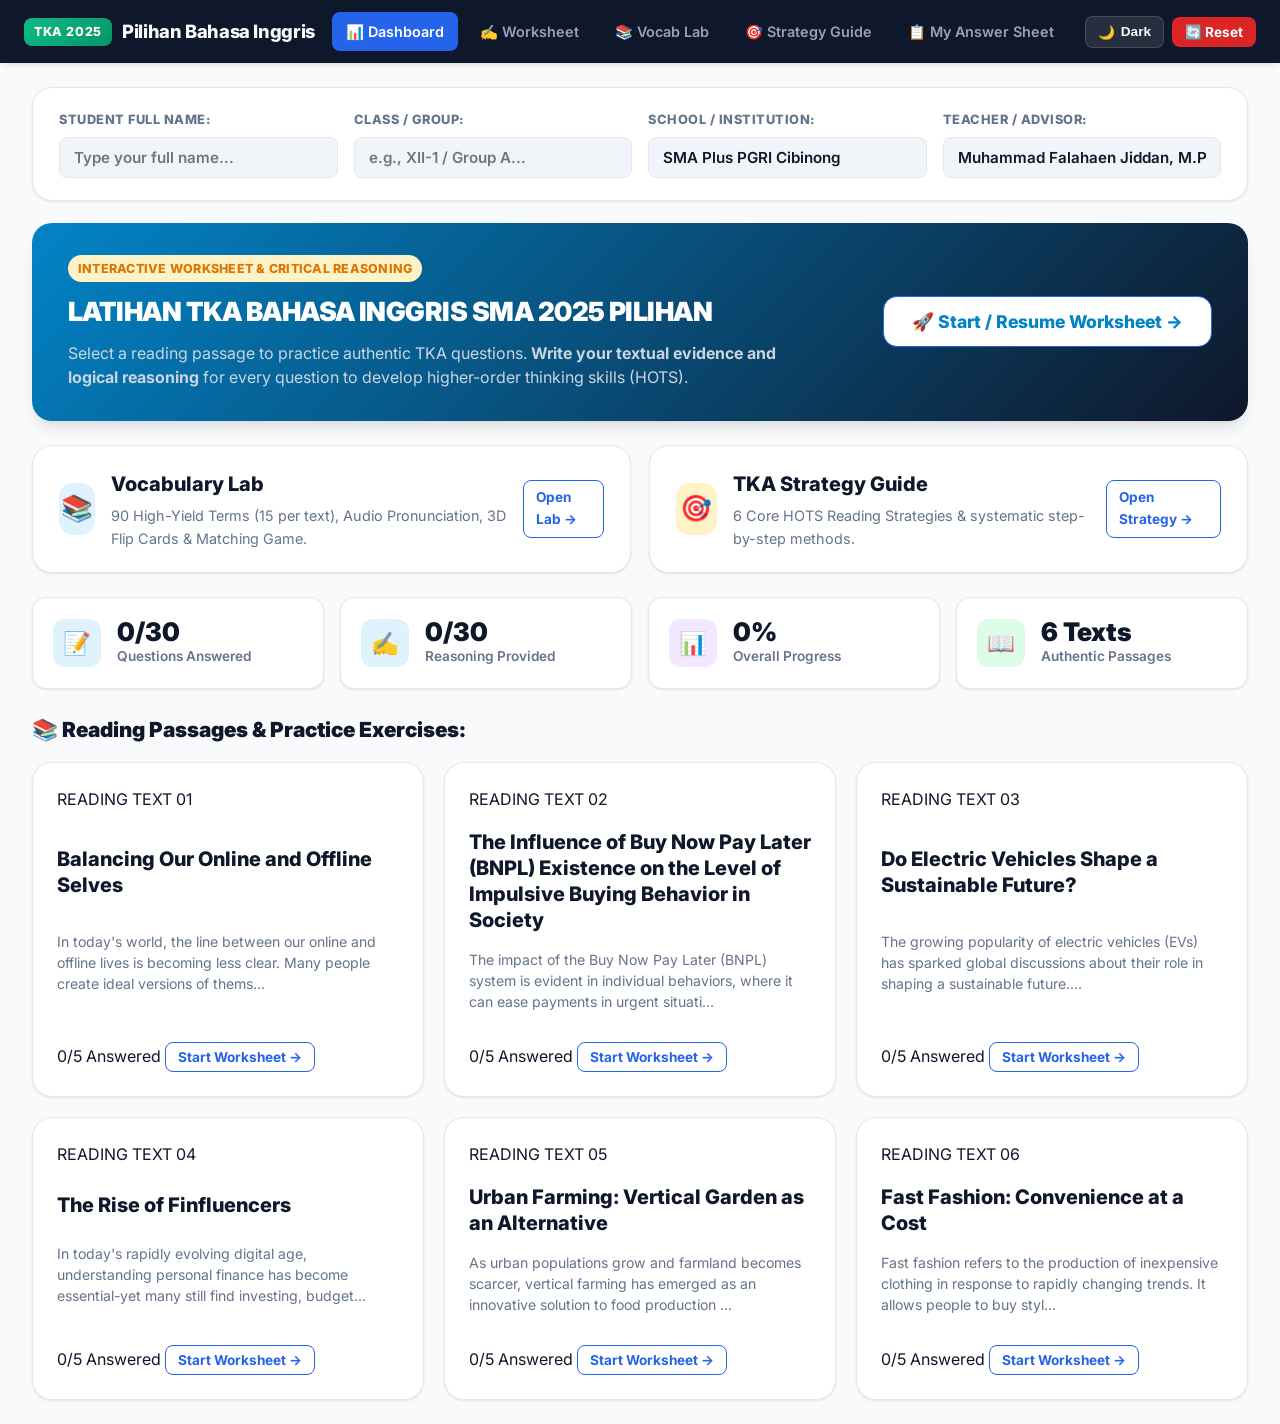
<file: index.html>
<!DOCTYPE html>
<html lang="en" data-theme="light">
<head>
  <meta charset="UTF-8">
  <meta name="viewport" content="width=device-width, initial-scale=1.0, maximum-scale=1.0, user-scalable=no">
  <title>LATIHAN TKA BAHASA INGGRIS SMA 2025 PILIHAN — Student Worksheet & Reasoning</title>
  <meta name="description" content="Latihan TKA Bahasa Inggris SMA 2025 Pilihan: 30 Soal HOTS Interaktif, Lembar Penalaran Kritis Siswa, Vocab Lab 90 Kata, & Panduan Strategi.">
  
  <!-- Google Fonts: Inter & Merriweather -->
  <link rel="preconnect" href="https://fonts.googleapis.com">
  <link rel="preconnect" href="https://fonts.gstatic.com" crossorigin>
  <link href="https://fonts.googleapis.com/css2?family=Inter:wght@400;500;600;700;800;900&family=Merriweather:ital,wght@0,300;0,400;0,700;1,300;1,400&display=swap" rel="stylesheet">
  
  <!-- Stylesheet -->
  <link rel="stylesheet" href="style.css?v=4.0">
</head>
<body>
  <div class="app-container">
    
    <!-- ==========================================
         TOP NAVIGATION BAR
    ========================================== -->
    <header class="navbar">
      <div class="nav-brand" onclick="setStudentView('dashboard')">
        <span class="student-badge">TKA 2025</span>
        <span class="brand-title">Pilihan Bahasa Inggris</span>
      </div>

      <nav>
        <ul class="nav-links">
          <li class="nav-item active" data-view="dashboard" onclick="setStudentView('dashboard')">📊 Dashboard</li>
          <li class="nav-item" data-view="student_workspace" onclick="setStudentView('student_workspace')">✍️ Worksheet</li>
          <li class="nav-item" data-view="vocab_lab" onclick="setStudentView('vocab_lab')">📚 Vocab Lab</li>
          <li class="nav-item" data-view="tka_strategy" onclick="setStudentView('tka_strategy')">🎯 Strategy Guide</li>
          <li class="nav-item" data-view="worksheet_summary" onclick="setStudentView('worksheet_summary')">📋 My Answer Sheet</li>
        </ul>
      </nav>

      <div class="nav-actions">
        <button class="btn-theme-toggle" id="theme-toggle" onclick="toggleStudentTheme()">
          <span id="theme-icon">🌙</span> <span id="theme-label">Dark</span>
        </button>
        <button class="btn btn-danger btn-sm" onclick="openStudentResetModal()">🔄 Reset</button>
      </div>
    </header>

    <!-- ==========================================
         MAIN VIEWS
    ========================================== -->
    <main class="main-view">

      <!-- 1. STUDENT DASHBOARD VIEW -->
      <section id="view-dashboard" class="view-section active">
        
        <!-- Student Identity Form Card -->
        <div class="student-id-card">
          <div class="student-input-group">
            <label class="student-input-label">Student Full Name:</label>
            <input type="text" id="input-student-name" class="student-input-field" placeholder="Type your full name..." onchange="saveStudentProfile()">
          </div>
          <div class="student-input-group">
            <label class="student-input-label">Class / Group:</label>
            <input type="text" id="input-student-class" class="student-input-field" placeholder="e.g., XII-1 / Group A..." onchange="saveStudentProfile()">
          </div>
          <div class="student-input-group">
            <label class="student-input-label">School / Institution:</label>
            <input type="text" id="input-student-school" class="student-input-field" value="SMA Plus PGRI Cibinong" onchange="saveStudentProfile()">
          </div>
          <div class="student-input-group">
            <label class="student-input-label">Teacher / Advisor:</label>
            <input type="text" id="input-student-teacher" class="student-input-field" value="Muhammad Falahaen Jiddan, M.Pd. Gr." onchange="saveStudentProfile()">
          </div>
        </div>

        <!-- Student Hero Banner -->
        <div class="dashboard-hero-banner" style="background: linear-gradient(135deg, #0284c7, #0f172a);">
          <div>
            <span class="badge badge-amber" style="margin-bottom: 8px;">INTERACTIVE WORKSHEET & CRITICAL REASONING</span>
            <div class="dash-banner-title">LATIHAN TKA BAHASA INGGRIS SMA 2025 PILIHAN</div>
            <p class="dash-banner-subtitle">
              Select a reading passage to practice authentic TKA questions. <strong>Write your textual evidence and logical reasoning</strong> for every question to develop higher-order thinking skills (HOTS).
            </p>
          </div>
          <div>
            <button class="btn btn-primary btn-lg" style="background: white; color: #0284c7; font-weight: 800;" onclick="openStudentWorkspace(1)">
              🚀 Start / Resume Worksheet →
            </button>
          </div>
        </div>

        <!-- Quick Hub Cards -->
        <div class="dash-hub-grid">
          <div class="dash-hub-card" onclick="setStudentView('vocab_lab')">
            <div class="hub-card-left">
              <div class="hub-icon-box" style="background: #e0f2fe; color: #0284c7;">📚</div>
              <div>
                <h3 style="font-size: 1.25rem; font-weight: 800; color: var(--text-main); margin-bottom: 4px;">Vocabulary Lab</h3>
                <p style="font-size: 0.9rem; color: var(--text-muted);">90 High-Yield Terms (15 per text), Audio Pronunciation, 3D Flip Cards & Matching Game.</p>
              </div>
            </div>
            <span class="btn btn-outline btn-sm">Open Lab →</span>
          </div>

          <div class="dash-hub-card" onclick="setStudentView('tka_strategy')">
            <div class="hub-card-left">
              <div class="hub-icon-box" style="background: var(--accent-amber-light); color: var(--accent-amber);">🎯</div>
              <div>
                <h3 style="font-size: 1.25rem; font-weight: 800; color: var(--text-main); margin-bottom: 4px;">TKA Strategy Guide</h3>
                <p style="font-size: 0.9rem; color: var(--text-muted);">6 Core HOTS Reading Strategies & systematic step-by-step methods.</p>
              </div>
            </div>
            <span class="btn btn-outline btn-sm">Open Strategy →</span>
          </div>
        </div>

        <!-- Stats Overview -->
        <div class="overview-stats-grid">
          <div class="stat-card">
            <div class="stat-icon" style="background: #e0f2fe; color: #0284c7;">📝</div>
            <div>
              <div class="stat-val" id="student-stat-answered">0/30</div>
              <div class="stat-label">Questions Answered</div>
            </div>
          </div>
          <div class="stat-card">
            <div class="stat-icon" style="background: var(--accent-cyan-light); color: var(--academic-blue);">✍️</div>
            <div>
              <div class="stat-val" id="student-stat-reasoned">0/30</div>
              <div class="stat-label">Reasoning Provided</div>
            </div>
          </div>
          <div class="stat-card">
            <div class="stat-icon" style="background: var(--accent-purple-light); color: var(--accent-purple);">📊</div>
            <div>
              <div class="stat-val" id="student-stat-progress">0%</div>
              <div class="stat-label">Overall Progress</div>
            </div>
          </div>
          <div class="stat-card">
            <div class="stat-icon" style="background: #dcfce7; color: #059669;">📖</div>
            <div>
              <div class="stat-val">6 Texts</div>
              <div class="stat-label">Authentic Passages</div>
            </div>
          </div>
        </div>

        <!-- 6 Text Cards Grid -->
        <h3 style="font-size: 1.3rem; font-weight: 900; color: var(--text-main); margin: 24px 0 16px 0;">📚 Reading Passages & Practice Exercises:</h3>
        <div class="text-cards-grid" id="student-dashboard-cards"></div>
      </section>

      <!-- 2. STUDENT WORKSPACE -->
      <section id="view-student_workspace" class="view-section">
        
        <!-- Top Toolbar -->
        <div class="workspace-top-bar">
          <div style="display: flex; align-items: center; gap: 12px; flex-wrap: wrap;">
            <button class="btn btn-secondary btn-sm" onclick="setStudentView('dashboard')">← Dashboard</button>
            <div id="student-ws-title" style="font-size: 1.15rem; font-weight: 800; color: var(--text-main);"></div>
          </div>

          <div class="font-size-control-group">
            <span style="font-size: 0.8rem; font-weight: 700; color: var(--text-muted); margin-right: 4px;">Typography:</span>
            <button class="btn-font-ctrl" onclick="changeStudentFontSize(-1)">A-</button>
            <button class="btn-font-ctrl" onclick="changeStudentFontSize(0)">Default</button>
            <button class="btn-font-ctrl" onclick="changeStudentFontSize(1)">A+</button>
            <button class="btn-font-ctrl" onclick="toggleStudentFontFamily()" style="margin-left: 6px;">Font: <span id="student-font-label">Serif</span></button>
          </div>
        </div>

        <!-- Mobile View Toggle -->
        <div class="mobile-tab-switch">
          <button class="mobile-switch-btn active" id="btn-mobile-read" onclick="setMobileViewTab('read')">📖 1. Read Passage</button>
          <button class="mobile-switch-btn" id="btn-mobile-quiz" onclick="setMobileViewTab('quiz')">✍️ 2. Questions & Reasons</button>
        </div>

        <!-- Split Grid Workspace -->
        <div class="workspace-split-container">
          
          <!-- LEFT PANEL: READING TEXT -->
          <div class="workspace-left-panel" id="student-reading-panel">
            <h2 class="reading-article-title" id="student-reading-title"></h2>
            <div class="reading-citation" id="student-reading-citation"></div>
            <div id="student-reading-content"></div>
          </div>

          <!-- RIGHT PANEL: QUESTIONS & REASONING -->
          <div class="workspace-right-panel" id="student-practice-panel">
            <div class="practice-header-bar">
              <span style="font-weight: 800; color: var(--text-main); font-size: 1.05rem;">Select Question Number:</span>
              <div class="practice-q-nav" id="student-practice-q-nav"></div>
            </div>

            <div id="student-practice-canvas"></div>
          </div>

        </div>
      </section>

      <!-- 3. VOCABULARY LAB (STUDENT VIEW) -->
      <section id="view-vocab_lab" class="view-section">
        <div class="global-vocab-container">
          <div style="background: var(--bg-card); padding: 24px 30px; border-radius: 14px; border: 1px solid var(--border-color); display: flex; justify-content: space-between; align-items: center; flex-wrap: wrap; gap: 16px;">
            <div>
              <h2 style="font-size: 1.6rem; font-weight: 900; color: var(--text-main); margin-bottom: 4px;">📚 Vocabulary & Concept Lab</h2>
              <p style="font-size: 0.95rem; color: var(--text-muted);">90 High-Yield Specialized Terms (15 per Text): 3D Flip Cards, Match Words Game, Context Quiz, and Live Search Master Table.</p>
            </div>
            <button class="btn btn-secondary btn-sm" onclick="setStudentView('dashboard')">← Dashboard</button>
          </div>

          <!-- Text Filter -->
          <div class="vocab-filter-pills">
            <button class="vocab-filter-pill active" data-textfilter="all" onclick="filterStudentVocab('all')">All Passages (90 Words)</button>
            <button class="vocab-filter-pill" data-textfilter="1" onclick="filterStudentVocab(1)">Text 1: Online & Offline (15)</button>
            <button class="vocab-filter-pill" data-textfilter="2" onclick="filterStudentVocab(2)">Text 2: BNPL Impact (15)</button>
            <button class="vocab-filter-pill" data-textfilter="3" onclick="filterStudentVocab(3)">Text 3: Electric Vehicles (15)</button>
            <button class="vocab-filter-pill" data-textfilter="4" onclick="filterStudentVocab(4)">Text 4: Finfluencers (15)</button>
            <button class="vocab-filter-pill" data-textfilter="5" onclick="filterStudentVocab(5)">Text 5: Vertical Garden (15)</button>
            <button class="vocab-filter-pill" data-textfilter="6" onclick="filterStudentVocab(6)">Text 6: Fast Fashion (15)</button>
          </div>

          <!-- Activity Nav -->
          <div class="vocab-activity-nav">
            <button class="vocab-mode-btn active" data-mode="flipcard" onclick="setStudentVocabActivity('flipcard')">🎴 1. 3D Flip Cards</button>
            <button class="vocab-mode-btn" data-mode="matching" onclick="setStudentVocabActivity('matching')">🧩 2. Match Words Game</button>
            <button class="vocab-mode-btn" data-mode="context" onclick="setStudentVocabActivity('context')">💡 3. Context Challenge</button>
            <button class="vocab-mode-btn" data-mode="list" onclick="setStudentVocabActivity('list')">📋 4. Word Master Table</button>
          </div>

          <div id="student-vocab-content-area"></div>
        </div>
      </section>

      <!-- 4. TKA STRATEGY (STUDENT VIEW) -->
      <section id="view-tka_strategy" class="view-section">
        <div class="strategy-container">
          <div style="background: var(--bg-card); padding: 24px 30px; border-radius: 14px; border: 1px solid var(--border-color); display: flex; justify-content: space-between; align-items: center; flex-wrap: wrap; gap: 16px;">
            <div>
              <h2 style="font-size: 1.6rem; font-weight: 900; color: var(--text-main); margin-bottom: 4px;">🎯 TKA Strategy Guide (HOTS Reading Formulas)</h2>
              <p style="font-size: 0.95rem; color: var(--text-muted);">6 Core Reading Comprehension Strategies, Systematic Steps, and Trap Analysis.</p>
            </div>
            <button class="btn btn-secondary btn-sm" onclick="setStudentView('dashboard')">← Dashboard</button>
          </div>

          <div class="strategy-grid" id="student-strategy-cards-container"></div>
        </div>
      </section>

      <!-- 5. WORKSHEET SUMMARY & CHECK (STUDENT VIEW) -->
      <section id="view-worksheet_summary" class="view-section">
        <div id="student-summary-container"></div>
      </section>

    </main>

    <!-- ==========================================
         FIXED BOTTOM NAVIGATION BAR (TOUCH UI FOR HP)
    ========================================== -->
    <nav class="mobile-bottom-nav">
      <div class="bottom-nav-item active" data-view="dashboard" onclick="setStudentView('dashboard')">
        <span class="nav-icon">📊</span>
        <span>Dashboard</span>
      </div>
      <div class="bottom-nav-item" data-view="student_workspace" onclick="setStudentView('student_workspace')">
        <span class="nav-icon">✍️</span>
        <span>Worksheet</span>
      </div>
      <div class="bottom-nav-item" data-view="vocab_lab" onclick="setStudentView('vocab_lab')">
        <span class="nav-icon">📚</span>
        <span>Vocab Lab</span>
      </div>
      <div class="bottom-nav-item" data-view="tka_strategy" onclick="setStudentView('tka_strategy')">
        <span class="nav-icon">🎯</span>
        <span>Strategy</span>
      </div>
      <div class="bottom-nav-item" data-view="worksheet_summary" onclick="setStudentView('worksheet_summary')">
        <span class="nav-icon">📋</span>
        <span>Answer Sheet</span>
      </div>
    </nav>

    <!-- Floating Action Button for Peek Passage on Mobile -->
    <button class="btn-floating-peek" onclick="openPeekModal()" title="Peek Reading Passage">
      <span>👀 Peek Passage</span>
    </button>

    <!-- Bottom Sheet Modal Drawer for Peek Passage -->
    <div class="bottom-sheet-overlay" id="peek-sheet-overlay">
      <div class="bottom-sheet-drawer">
        <div class="bottom-sheet-header">
          <h3 id="peek-sheet-title" style="font-size: 1.15rem; font-weight: 800; color: var(--text-main);"></h3>
          <button class="btn btn-secondary btn-sm" onclick="closePeekModal()">✕ Close</button>
        </div>
        <div class="bottom-sheet-body" id="peek-sheet-body"></div>
      </div>
    </div>

    <!-- Reset Confirmation Modal -->
    <div class="modal-overlay" id="student-reset-modal">
      <div class="modal-content">
        <h3 style="font-size: 1.35rem; font-weight: 800; color: var(--accent-red); margin-bottom: 12px;">⚠️ Reset Worksheet?</h3>
        <p style="font-size: 0.95rem; color: var(--text-secondary); margin-bottom: 24px; line-height: 1.6;">
          This action will permanently clear all your selected answers and written reasoning. Are you sure you want to reset?
        </p>
        <div style="display: flex; justify-content: flex-end; gap: 12px;">
          <button class="btn btn-secondary" onclick="closeStudentModal('student-reset-modal')">Cancel</button>
          <button class="btn btn-danger" onclick="confirmStudentReset()">Yes, Reset Worksheet</button>
        </div>
      </div>
    </div>

    <!-- Toast Notification -->
    <div class="toast-container" id="toast-container"></div>

  </div>

  <!-- Scripts -->
  <script src="data.js?v=4.0"></script>
  <script src="student.js?v=4.0"></script>
</body>
</html>
</file>
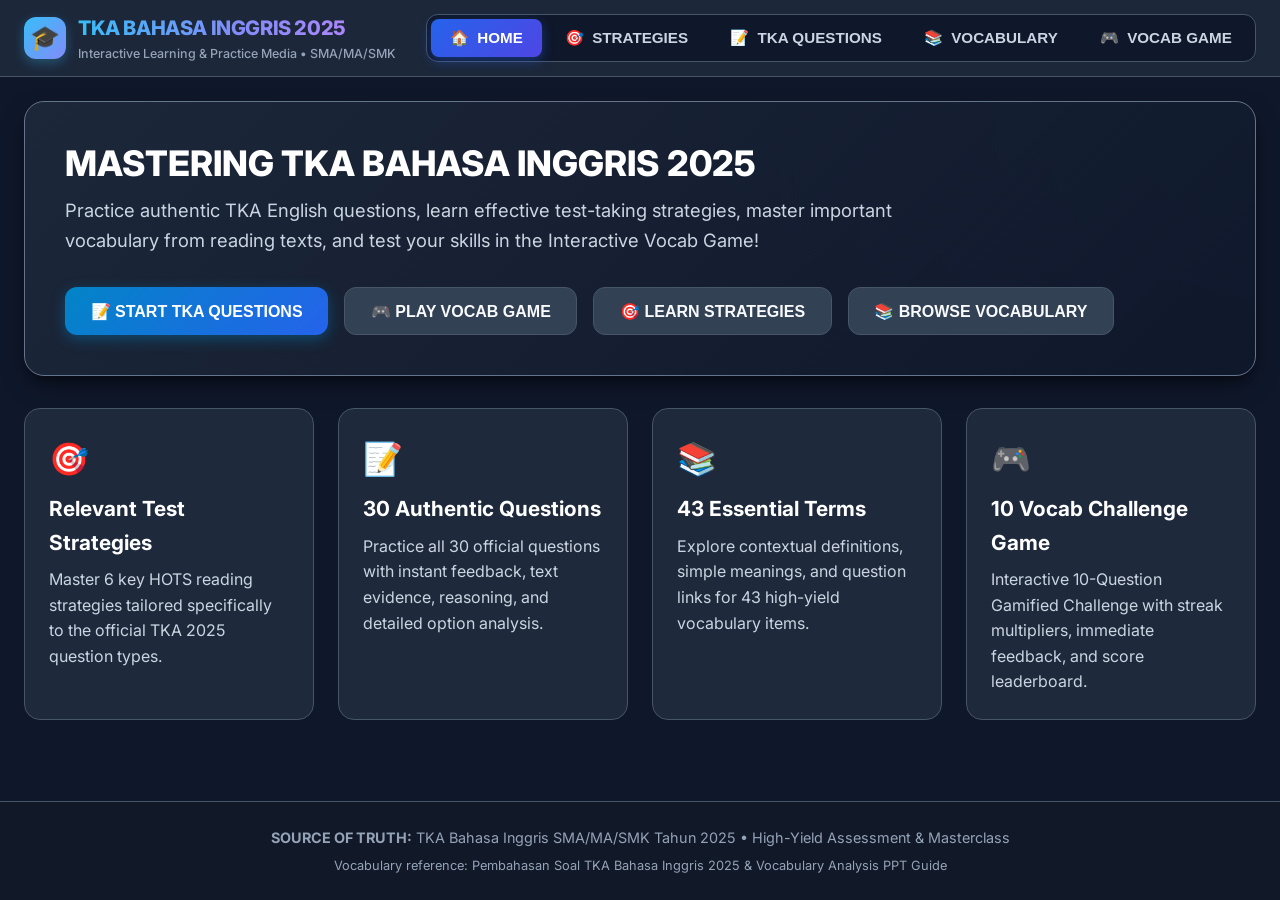
<file: teacher.html>
<!DOCTYPE html>
<html lang="id">
<head>
  <meta charset="UTF-8">
  <meta name="viewport" content="width=device-width, initial-scale=1.0">
  <title>TKA Bahasa Inggris 2025 — Interactive Learning & Practice Media</title>
  <meta name="description" content="Media Pembelajaran Interaktif TKA Bahasa Inggris 2025 SMA/MA/SMK berbasis Soal Asli, Strategi HOTS, Bedah Vocabulary, dan Game Interaktif.">
  
  <!-- Google Fonts: Inter & Outfit -->
  <link rel="preconnect" href="https://fonts.googleapis.com">
  <link rel="preconnect" href="https://fonts.gstatic.com" crossorigin>
  <link href="https://fonts.googleapis.com/css2?family=Inter:wght@400;500;600;700;800;900&family=Outfit:wght@600;700;800;900&display=swap" rel="stylesheet">
  
  <link rel="stylesheet" href="styles.css">
</head>
<body>

  <!-- HEADER -->
  <header class="app-header">
    <div class="brand-container">
      <div class="brand-icon">🎓</div>
      <div class="brand-title">
        <h1>TKA BAHASA INGGRIS 2025</h1>
        <p>Interactive Learning & Practice Media • SMA/MA/SMK</p>
      </div>
    </div>

    <nav class="nav-tabs">
      <button class="nav-tab-btn active" data-tab="tab-home">
        <span>🏠</span> HOME
      </button>
      <button class="nav-tab-btn" data-tab="tab-strategies">
        <span>🎯</span> STRATEGIES
      </button>
      <button class="nav-tab-btn" data-tab="tab-questions">
        <span>📝</span> TKA QUESTIONS
      </button>
      <button class="nav-tab-btn" data-tab="tab-vocabulary">
        <span>📚</span> VOCABULARY
      </button>
      <button class="nav-tab-btn" data-tab="tab-game">
        <span>🎮</span> VOCAB GAME
      </button>
    </nav>
  </header>

  <!-- MAIN APP CONTAINER -->
  <main class="app-container">

    <!-- TAB 0: HOME / HERO LANDING -->
    <section id="tab-home" class="tab-content active">
      <div class="hero-card">
        <h2 class="hero-title">MASTERING TKA BAHASA INGGRIS 2025</h2>
        <p class="hero-subtitle">
          Practice authentic TKA English questions, learn effective test-taking strategies, master important vocabulary from reading texts, and test your skills in the Interactive Vocab Game!
        </p>
        <div class="hero-actions">
          <button class="btn-hero btn-primary" onclick="switchTab('tab-questions')">
            📝 START TKA QUESTIONS
          </button>
          <button class="btn-hero btn-secondary" onclick="switchTab('tab-game'); startVocabGame();">
            🎮 PLAY VOCAB GAME
          </button>
          <button class="btn-hero btn-secondary" onclick="switchTab('tab-strategies')">
            🎯 LEARN STRATEGIES
          </button>
          <button class="btn-hero btn-secondary" onclick="switchTab('tab-vocabulary')">
            📚 BROWSE VOCABULARY
          </button>
        </div>
      </div>

      <!-- HIGHLIGHT FEATURES -->
      <div style="display:grid; grid-template-columns: repeat(auto-fit, minmax(280px, 1fr)); gap:1.5rem; margin-top:2rem;">
        <div style="background:var(--bg-surface); padding:1.5rem; border-radius:16px; border:1px solid var(--border-color);">
          <div style="font-size:2rem; margin-bottom:0.5rem;">🎯</div>
          <h3 style="font-size:1.3rem; color:#fff; margin-bottom:0.5rem;">Relevant Test Strategies</h3>
          <p style="color:var(--text-secondary);">Master 6 key HOTS reading strategies tailored specifically to the official TKA 2025 question types.</p>
        </div>

        <div style="background:var(--bg-surface); padding:1.5rem; border-radius:16px; border:1px solid var(--border-color);">
          <div style="font-size:2rem; margin-bottom:0.5rem;">📝</div>
          <h3 style="font-size:1.3rem; color:#fff; margin-bottom:0.5rem;">30 Authentic Questions</h3>
          <p style="color:var(--text-secondary);">Practice all 30 official questions with instant feedback, text evidence, reasoning, and detailed option analysis.</p>
        </div>

        <div style="background:var(--bg-surface); padding:1.5rem; border-radius:16px; border:1px solid var(--border-color);">
          <div style="font-size:2rem; margin-bottom:0.5rem;">📚</div>
          <h3 style="font-size:1.3rem; color:#fff; margin-bottom:0.5rem;">43 Essential Terms</h3>
          <p style="color:var(--text-secondary);">Explore contextual definitions, simple meanings, and question links for 43 high-yield vocabulary items.</p>
        </div>

        <div style="background:var(--bg-surface); padding:1.5rem; border-radius:16px; border:1px solid var(--border-color);">
          <div style="font-size:2rem; margin-bottom:0.5rem;">🎮</div>
          <h3 style="font-size:1.3rem; color:#fff; margin-bottom:0.5rem;">10 Vocab Challenge Game</h3>
          <p style="color:var(--text-secondary);">Interactive 10-Question Gamified Challenge with streak multipliers, immediate feedback, and score leaderboard.</p>
        </div>
      </div>
    </section>

    <!-- TAB 1: STRATEGIES -->
    <section id="tab-strategies" class="tab-content">
      <div style="margin-bottom:1.5rem;">
        <h2 style="font-size:2rem; font-weight:800; color:#fff;">🎯 TEST-TAKING STRATEGIES</h2>
        <p style="color:var(--text-secondary);">Master effective techniques designed specifically for TKA Bahasa Inggris 2025 reading comprehension.</p>
      </div>

      <div id="strategies-container" class="strategies-grid">
        <!-- Rendered by app.js -->
      </div>
    </section>

    <!-- TAB 2: TKA QUESTIONS WORKSPACE -->
    <section id="tab-questions" class="tab-content">
      <div class="tka-workspace">
        
        <!-- LEFT: READING PANEL -->
        <aside class="reading-panel">
          <div class="passage-header">
            <span id="passage-tag" class="passage-tag">READING TEXT 1</span>
            <h2 id="passage-title" class="passage-title">Balancing Our Online and Offline Selves</h2>
          </div>
          <div id="passage-body" class="passage-body">
            <!-- Rendered by app.js -->
          </div>
          <div id="passage-source" class="passage-source">
            <!-- Source link rendered by app.js -->
          </div>
        </aside>

        <!-- RIGHT: QUESTION PANEL -->
        <div class="question-panel">
          
          <!-- PROGRESS BAR -->
          <div class="progress-bar-container">
            <div id="progress-text" class="progress-text">Question 1 of 30 (3%)</div>
            <div class="progress-track">
              <div id="progress-fill" class="progress-fill"></div>
            </div>
          </div>

          <!-- QUESTION META & BADGES -->
          <div class="question-meta">
            <span id="q-num-badge" class="q-num-badge">QUESTION 01</span>
            <span id="q-type-badge" class="q-type-badge">Multiple Choice</span>
            <span id="q-hots-badge" class="q-hots-badge">HOTS ANALYSIS</span>
          </div>

          <!-- QUESTION PROMPT -->
          <div id="q-prompt" class="question-prompt">
            <!-- Question text rendered by app.js -->
          </div>

          <!-- INTERACTION AREA -->
          <div id="interaction-area">
            <!-- Rendered by app.js (MC, MCMA, or Matrix Grid) -->
          </div>

          <!-- SUBMIT BUTTON -->
          <button id="btn-submit-answer" class="btn-submit-answer" onclick="submitCurrentAnswer()">
            SUBMIT ANSWER
          </button>

          <!-- FEEDBACK CONTAINER -->
          <div id="feedback-container">
            <!-- Feedback rendered by app.js after submit -->
          </div>

          <!-- QUESTION CONTROLS -->
          <div class="q-controls">
            <div class="q-nav-buttons">
              <button id="btn-prev-q" class="btn-q-nav" onclick="prevQuestion()">◄ Previous</button>
              <button id="btn-next-q" class="btn-q-nav" onclick="nextQuestion()">Next ►</button>
            </div>
            <button class="btn-hero btn-secondary" style="font-size:0.95rem; padding:0.6rem 1.2rem;" onclick="finishPractice()">
              📊 View Final Result
            </button>
          </div>

          <!-- QUESTION NAVIGATOR GRID -->
          <div class="question-navigator">
            <div class="nav-grid-title">QUESTION NAVIGATOR (Jump to Question):</div>
            <div id="nav-grid-container" class="nav-grid">
              <!-- Grid buttons rendered by app.js -->
            </div>
          </div>

        </div>

      </div>
    </section>

    <!-- TAB 3: VOCABULARY -->
    <section id="tab-vocabulary" class="tab-content">
      <div class="vocab-workspace">
        <div style="margin-bottom:0.5rem; display:flex; justify-content:space-between; align-items:center; flex-wrap:wrap; gap:1rem;">
          <div>
            <h2 style="font-size:2rem; font-weight:800; color:#fff;">📚 ESSENTIAL VOCABULARY GUIDE</h2>
            <p style="color:var(--text-secondary);">43 Contextual Vocabulary Terms extracted from the 6 TKA 2025 Reading Texts.</p>
          </div>
          <button class="btn-hero btn-primary" onclick="switchTab('tab-game'); startVocabGame();">
            🎮 PLAY 10 VOCAB CHALLENGE
          </button>
        </div>

        <!-- SEARCH & FILTER CONTROLS -->
        <div class="vocab-controls">
          <div class="search-box">
            <span class="search-icon">🔍</span>
            <input type="text" id="vocab-search-input" class="search-input" placeholder="Search vocabulary (e.g. digital, mindful, impulsive)...">
          </div>

          <div class="filter-group">
            <button class="filter-btn active" data-text-id="ALL">ALL TEXTS</button>
            <button class="filter-btn" data-text-id="text-1">Text 1</button>
            <button class="filter-btn" data-text-id="text-2">Text 2</button>
            <button class="filter-btn" data-text-id="text-3">Text 3</button>
            <button class="filter-btn" data-text-id="text-4">Text 4</button>
            <button class="filter-btn" data-text-id="text-5">Text 5</button>
            <button class="filter-btn" data-text-id="text-6">Text 6</button>
          </div>
        </div>

        <!-- VOCABULARY GRID -->
        <div id="vocab-grid-container" class="vocab-grid">
          <!-- Rendered by app.js -->
        </div>
      </div>
    </section>

    <!-- TAB 4: VOCAB GAME -->
    <section id="tab-game" class="tab-content">
      <div style="margin-bottom:1.5rem; text-align:center;">
        <h2 style="font-size:2.2rem; font-weight:800; color:#fff;">🎮 10 VOCABULARY HIGH-YIELD CHALLENGE</h2>
        <p style="color:var(--text-secondary); max-width:700px; margin:0 auto;">Test your mastery of 10 essential vocabulary items from the TKA 2025 reading passages. Score points and build streak multipliers!</p>
      </div>

      <div id="game-workspace" class="game-container">
        <!-- Rendered by app.js (Start Screen, Game Round, or Game Result) -->
      </div>
    </section>

  </main>

  <!-- FOOTER -->
  <footer class="app-footer">
    <p><strong>SOURCE OF TRUTH:</strong> TKA Bahasa Inggris SMA/MA/SMK Tahun 2025 • High-Yield Assessment & Masterclass</p>
    <p style="margin-top:0.4rem; font-size:0.8rem;">Vocabulary reference: Pembahasan Soal TKA Bahasa Inggris 2025 & Vocabulary Analysis PPT Guide</p>
  </footer>

  <!-- DATA & APP LOGIC SCRIPTS -->
  <script src="data.js"></script>
  <script src="app.js"></script>
</body>
</html>
</file>
<file: style.css>
/* ==========================================
   MPI TKA BAHASA INGGRIS - NARRATIVE TEXT
   STYLESHEET (style.css)
   Mobile-First Touch UI, Responsive Desktop Split View,
   4-Pillar Strategy Accordion, 3D Flipcards, Match Game,
   Floating Peek Bottom Sheet & Clean Print Layout.
========================================== */

:root {
  /* Common Accents */
  --academic-blue: #2563eb;
  --academic-blue-light: #3b82f6;
  --academic-blue-dark: #1d4ed8;
  --accent-cyan: #0ea5e9;
  --accent-cyan-light: #e0f2fe;
  --accent-teal: #0d9488;
  --accent-teal-light: #ccfbf1;
  --accent-amber: #d97706;
  --accent-amber-light: #fef3c7;
  --accent-red: #dc2626;
  --accent-red-light: #fee2e2;
  --accent-green: #16a34a;
  --accent-green-light: #dcfce7;
  --accent-purple: #9333ea;
  --accent-purple-light: #f3e8ff;

  /* LIGHT THEME VARIABLES */
  --bg-main: #f8fafc;
  --bg-card: #ffffff;
  --bg-card-alt: #f1f5f9;
  --bg-card-hover: #f8fafc;
  --bg-nav: #0f172a;
  --border-color: #e2e8f0;
  --border-focus: #3b82f6;

  --text-main: #0f172a;
  --text-secondary: #334155;
  --text-muted: #64748b;
  --text-light: #f8fafc;

  --reading-bg: #ffffff;
  --reading-text: #1e293b;
  --reading-border: #e2e8f0;
  --reading-p-num-bg: #e0f2fe;
  --reading-p-num-text: #0369a1;

  --shadow-sm: 0 1px 3px rgba(0,0,0,0.06), 0 1px 2px rgba(0,0,0,0.04);
  --shadow-md: 0 4px 6px -1px rgba(0,0,0,0.08), 0 2px 4px -2px rgba(0,0,0,0.05);
  --shadow-lg: 0 10px 15px -3px rgba(0,0,0,0.1), 0 4px 6px -4px rgba(0,0,0,0.05);
  --shadow-xl: 0 20px 25px -5px rgba(0,0,0,0.12), 0 8px 10px -6px rgba(0,0,0,0.06);

  --radius-sm: 8px;
  --radius-md: 14px;
  --radius-lg: 20px;
  --radius-full: 9999px;

  --font-sans: 'Inter', -apple-system, BlinkMacSystemFont, 'Segoe UI', Roboto, Helvetica, Arial, sans-serif;
  --font-serif: 'Merriweather', Georgia, serif;
}

/* DARK THEME VARIABLES */
[data-theme="dark"] {
  --bg-main: #0b0f19;
  --bg-card: #131b2e;
  --bg-card-alt: #1e293b;
  --bg-card-hover: #1c263c;
  --bg-nav: #070a12;
  --border-color: #27354f;
  --border-focus: #60a5fa;

  --text-main: #f1f5f9;
  --text-secondary: #cbd5e1;
  --text-muted: #94a3b8;
  --text-light: #ffffff;

  --reading-bg: #111827;
  --reading-text: #f3f4f6;
  --reading-border: #1f2937;
  --reading-p-num-bg: #1e3a8a;
  --reading-p-num-text: #93c5fd;

  --accent-cyan-light: #082f49;
  --accent-teal-light: #042f2e;
  --accent-amber-light: #451a03;
  --accent-red-light: #450a0a;
  --accent-green-light: #052e16;
  --accent-purple-light: #3b0764;

  --shadow-sm: 0 1px 3px rgba(0,0,0,0.4);
  --shadow-md: 0 4px 8px rgba(0,0,0,0.5);
  --shadow-lg: 0 10px 20px rgba(0,0,0,0.6);
  --shadow-xl: 0 20px 30px rgba(0,0,0,0.7);
}

/* RESET & BASE */
* {
  margin: 0;
  padding: 0;
  box-sizing: border-box;
  -webkit-tap-highlight-color: transparent;
  transition: background-color 0.2s ease, border-color 0.2s ease, color 0.2s ease;
}

button, a, input, select, textarea, .option-card, .btn, .nav-item, .flip-card-inner, .match-item, .q-pill, .vocab-filter-pill, .vocab-mode-btn, .tab-btn {
  touch-action: manipulation !important;
}

body {
  font-family: var(--font-sans);
  background-color: var(--bg-main);
  color: var(--text-main);
  line-height: 1.6;
  min-height: 100vh;
  display: flex;
  flex-direction: column;
}

.app-container {
  display: flex;
  flex-direction: column;
  min-height: 100vh;
  width: 100%;
}

/* ==========================================
   TOP HEADER NAVBAR
========================================== */
.navbar {
  background-color: var(--bg-nav);
  color: var(--text-light);
  padding: 12px 24px;
  display: flex;
  justify-content: space-between;
  align-items: center;
  position: sticky;
  top: 0;
  z-index: 100;
  box-shadow: var(--shadow-md);
}

.nav-brand {
  display: flex;
  align-items: center;
  gap: 10px;
  cursor: pointer;
  user-select: none;
}

.brand-badge {
  background: linear-gradient(135deg, #2563eb, #3b82f6);
  color: white;
  font-size: 0.78rem;
  font-weight: 800;
  padding: 4px 10px;
  border-radius: var(--radius-sm);
  letter-spacing: 0.05em;
}

.student-badge {
  background: linear-gradient(135deg, #10b981, #059669);
  color: white;
  font-size: 0.78rem;
  font-weight: 800;
  padding: 4px 10px;
  border-radius: var(--radius-sm);
  letter-spacing: 0.05em;
}

.brand-title {
  font-size: 1.15rem;
  font-weight: 800;
  letter-spacing: -0.02em;
}

.nav-links {
  display: flex;
  list-style: none;
  gap: 8px;
}

.nav-item {
  padding: 8px 14px;
  border-radius: var(--radius-sm);
  cursor: pointer;
  font-weight: 600;
  font-size: 0.9rem;
  color: #94a3b8;
  display: flex;
  align-items: center;
  gap: 6px;
  transition: all 0.2s ease;
}

.nav-item:hover {
  background-color: rgba(255,255,255,0.08);
  color: #f8fafc;
}

.nav-item.active {
  background-color: var(--academic-blue);
  color: white;
}

.nav-actions {
  display: flex;
  align-items: center;
  gap: 8px;
}

.btn-theme-toggle {
  background: rgba(255,255,255,0.1);
  border: 1px solid rgba(255,255,255,0.15);
  color: #f8fafc;
  padding: 7px 12px;
  border-radius: var(--radius-sm);
  font-size: 0.85rem;
  font-weight: 600;
  cursor: pointer;
  display: flex;
  align-items: center;
  gap: 6px;
}

.btn-theme-toggle:hover {
  background: rgba(255,255,255,0.2);
}

/* ==========================================
   FIXED BOTTOM NAVIGATION BAR (MOBILE TOUCH)
========================================== */
.mobile-bottom-nav {
  display: none;
  position: fixed;
  bottom: 0;
  left: 0;
  right: 0;
  height: 64px;
  background-color: var(--bg-card);
  border-top: 1px solid var(--border-color);
  box-shadow: 0 -4px 12px rgba(0,0,0,0.08);
  z-index: 200;
  padding-bottom: env(safe-area-inset-bottom);
  justify-content: space-around;
  align-items: center;
}

.bottom-nav-item {
  flex: 1;
  display: flex;
  flex-direction: column;
  align-items: center;
  justify-content: center;
  padding: 6px 4px;
  color: var(--text-muted);
  text-decoration: none;
  font-size: 0.72rem;
  font-weight: 700;
  cursor: pointer;
  transition: all 0.2s ease;
  user-select: none;
}

.bottom-nav-item .nav-icon {
  font-size: 1.25rem;
  margin-bottom: 2px;
}

.bottom-nav-item.active {
  color: var(--academic-blue);
}

.bottom-nav-item.active .nav-icon {
  transform: translateY(-2px);
}

/* ==========================================
   BUTTONS & BADGES
========================================== */
.btn {
  display: inline-flex;
  align-items: center;
  justify-content: center;
  gap: 8px;
  padding: 10px 18px;
  border-radius: var(--radius-sm);
  font-size: 0.95rem;
  font-weight: 700;
  cursor: pointer;
  border: 1.5px solid transparent;
  transition: all 0.2s ease;
  text-decoration: none;
  font-family: inherit;
}

.btn-primary {
  background-color: var(--academic-blue);
  color: white;
  border-color: var(--academic-blue);
}
.btn-primary:hover {
  background-color: var(--academic-blue-dark);
}

.btn-secondary {
  background-color: var(--bg-card-alt);
  color: var(--text-main);
  border-color: var(--border-color);
}
.btn-secondary:hover {
  background-color: var(--bg-card-hover);
  border-color: var(--border-focus);
}

.btn-success {
  background-color: var(--accent-green);
  color: white;
}
.btn-success:hover {
  background-color: #15803d;
}

.btn-danger {
  background-color: var(--accent-red);
  color: white;
}
.btn-danger:hover {
  background-color: #b91c1c;
}

.btn-outline {
  background: transparent;
  border-color: var(--academic-blue);
  color: var(--academic-blue);
}
.btn-outline:hover {
  background: var(--academic-blue);
  color: white;
}

.btn-sm {
  padding: 6px 12px;
  font-size: 0.85rem;
}

.btn-lg {
  padding: 14px 28px;
  font-size: 1.1rem;
  border-radius: var(--radius-md);
}

.badge {
  display: inline-flex;
  align-items: center;
  gap: 4px;
  padding: 4px 10px;
  border-radius: var(--radius-full);
  font-size: 0.78rem;
  font-weight: 800;
  letter-spacing: 0.02em;
  text-transform: uppercase;
}

.badge-blue { background: var(--accent-cyan-light); color: var(--academic-blue); }
.badge-green { background: var(--accent-green-light); color: var(--accent-green); }
.badge-amber { background: var(--accent-amber-light); color: var(--accent-amber); }
.badge-red { background: var(--accent-red-light); color: var(--accent-red); }
.badge-purple { background: var(--accent-purple-light); color: var(--accent-purple); }
.badge-gray { background: var(--bg-card-alt); color: var(--text-muted); }

/* ==========================================
   MAIN VIEWS
========================================== */
.main-view {
  flex: 1;
  padding: 24px 32px;
  max-width: 1560px;
  width: 100%;
  margin: 0 auto;
}

.view-section {
  display: none;
  animation: fadeIn 0.25s ease-out;
}

.view-section.active {
  display: block;
}

@keyframes fadeIn {
  from { opacity: 0; transform: translateY(6px); }
  to { opacity: 1; transform: translateY(0); }
}

/* ==========================================
   MODUL 1: DASHBOARD & IDENTITY
========================================== */
.student-id-card {
  background: var(--bg-card);
  border: 1px solid var(--border-color);
  border-radius: var(--radius-lg);
  padding: 22px 26px;
  margin-bottom: 22px;
  box-shadow: var(--shadow-sm);
  display: grid;
  grid-template-columns: repeat(auto-fit, minmax(220px, 1fr));
  gap: 16px;
  align-items: center;
}

.student-input-group {
  display: flex;
  flex-direction: column;
  gap: 6px;
}

.student-input-label {
  font-size: 0.8rem;
  font-weight: 800;
  color: var(--text-muted);
  text-transform: uppercase;
  letter-spacing: 0.04em;
}

.student-input-field {
  padding: 10px 14px;
  border-radius: var(--radius-sm);
  border: 1.5px solid var(--border-color);
  background: var(--bg-card-alt);
  color: var(--text-main);
  font-family: inherit;
  font-size: 0.95rem;
  font-weight: 600;
}

.student-input-field:focus {
  outline: none;
  border-color: var(--academic-blue);
  background: var(--bg-card);
}

.dashboard-hero-banner {
  background: linear-gradient(135deg, #1e3a8a, #0f172a);
  color: white;
  border-radius: var(--radius-lg);
  padding: 32px 36px;
  display: flex;
  justify-content: space-between;
  align-items: center;
  flex-wrap: wrap;
  gap: 20px;
  box-shadow: var(--shadow-lg);
  margin-bottom: 24px;
}

.dash-banner-title {
  font-size: 1.65rem;
  font-weight: 900;
  margin-bottom: 8px;
  letter-spacing: -0.02em;
}

.dash-banner-subtitle {
  font-size: 1rem;
  color: #cbd5e1;
  max-width: 720px;
  line-height: 1.5;
}

.developer-profile-card {
  background: var(--bg-card);
  border: 1px solid var(--border-color);
  border-radius: var(--radius-lg);
  padding: 24px 28px;
  margin-bottom: 24px;
  box-shadow: var(--shadow-sm);
}

.dev-profile-header {
  display: flex;
  align-items: center;
  gap: 16px;
  margin-bottom: 18px;
}

.dev-avatar-box {
  width: 56px;
  height: 56px;
  border-radius: 50%;
  background: var(--accent-cyan-light);
  color: var(--academic-blue);
  display: flex;
  align-items: center;
  justify-content: center;
  font-size: 1.8rem;
  font-weight: 800;
}

.dev-badge-row {
  display: flex;
  flex-wrap: wrap;
  gap: 8px;
  margin-bottom: 6px;
}

.dev-name {
  font-size: 1.3rem;
  font-weight: 900;
  color: var(--text-main);
}

.dev-role {
  font-size: 0.92rem;
  color: var(--text-muted);
}

.dev-details-grid {
  display: grid;
  grid-template-columns: repeat(auto-fit, minmax(260px, 1fr));
  gap: 14px;
  background: var(--bg-card-alt);
  padding: 16px 20px;
  border-radius: var(--radius-md);
  margin-bottom: 14px;
}

.dev-detail-item {
  display: flex;
  align-items: center;
  gap: 10px;
}

.dev-detail-icon {
  font-size: 1.4rem;
}

.dev-detail-label {
  font-size: 0.78rem;
  font-weight: 800;
  color: var(--text-muted);
  text-transform: uppercase;
}

.dev-detail-value {
  font-size: 0.95rem;
  font-weight: 700;
  color: var(--text-main);
}

.dev-bio-quote {
  font-size: 0.92rem;
  color: var(--text-secondary);
  font-style: italic;
  line-height: 1.5;
  border-left: 3px solid var(--academic-blue);
  padding-left: 14px;
}

/* Stats Grid */
.overview-stats-grid {
  display: grid;
  grid-template-columns: repeat(auto-fit, minmax(200px, 1fr));
  gap: 16px;
  margin-bottom: 24px;
}

.stat-card {
  background: var(--bg-card);
  border: 1px solid var(--border-color);
  border-radius: var(--radius-md);
  padding: 20px;
  box-shadow: var(--shadow-sm);
  display: flex;
  align-items: center;
  gap: 16px;
}

.stat-icon {
  width: 48px;
  height: 48px;
  border-radius: 12px;
  background: var(--accent-cyan-light);
  color: var(--academic-blue);
  display: flex;
  align-items: center;
  justify-content: center;
  font-size: 1.4rem;
  font-weight: 800;
}

.stat-val {
  font-size: 1.6rem;
  font-weight: 900;
  color: var(--text-main);
  line-height: 1.1;
}

.stat-label {
  font-size: 0.85rem;
  color: var(--text-muted);
  font-weight: 600;
}

/* Hub Cards Grid */
.dash-hub-grid {
  display: grid;
  grid-template-columns: repeat(auto-fit, minmax(320px, 1fr));
  gap: 18px;
  margin-bottom: 24px;
}

.dash-hub-card {
  background: var(--bg-card);
  border: 1px solid var(--border-color);
  border-radius: var(--radius-lg);
  padding: 22px 26px;
  cursor: pointer;
  display: flex;
  justify-content: space-between;
  align-items: center;
  box-shadow: var(--shadow-sm);
  transition: all 0.2s ease;
}

.dash-hub-card:hover {
  transform: translateY(-2px);
  border-color: var(--academic-blue);
  box-shadow: var(--shadow-md);
}

.hub-card-left {
  display: flex;
  align-items: center;
  gap: 16px;
}

.hub-icon-box {
  width: 52px;
  height: 52px;
  border-radius: 14px;
  display: flex;
  align-items: center;
  justify-content: center;
  font-size: 1.6rem;
}

/* Material / Text Cards Grid */
.text-cards-grid {
  display: grid;
  grid-template-columns: repeat(auto-fit, minmax(300px, 1fr));
  gap: 20px;
}

.text-card {
  background: var(--bg-card);
  border: 1px solid var(--border-color);
  border-radius: var(--radius-lg);
  padding: 24px;
  box-shadow: var(--shadow-sm);
  display: flex;
  flex-direction: column;
  justify-content: space-between;
  gap: 16px;
  transition: all 0.2s ease;
}

.text-card:hover {
  border-color: var(--academic-blue);
  transform: translateY(-2px);
  box-shadow: var(--shadow-md);
}

.text-card-top {
  display: flex;
  justify-content: space-between;
  align-items: flex-start;
  margin-bottom: 8px;
}

.text-card-title {
  font-size: 1.25rem;
  font-weight: 800;
  color: var(--text-main);
  line-height: 1.3;
}

.text-card-meta {
  font-size: 0.85rem;
  color: var(--text-muted);
  margin-top: 4px;
}

.text-progress-bar-container {
  width: 100%;
  height: 8px;
  background: var(--bg-card-alt);
  border-radius: var(--radius-full);
  overflow: hidden;
  margin-top: 8px;
}

.text-progress-bar-fill {
  height: 100%;
  background: var(--academic-blue);
  border-radius: var(--radius-full);
  transition: width 0.3s ease;
}

/* ==========================================
   MODUL 2: WORKSHEET & STUDENT REASONING
========================================== */
.workspace-top-bar {
  background: var(--bg-card);
  border: 1px solid var(--border-color);
  border-radius: var(--radius-md);
  padding: 14px 20px;
  display: flex;
  justify-content: space-between;
  align-items: center;
  flex-wrap: wrap;
  gap: 12px;
  margin-bottom: 16px;
  box-shadow: var(--shadow-sm);
}

.font-size-control-group {
  display: flex;
  align-items: center;
  gap: 4px;
}

.btn-font-ctrl {
  background: var(--bg-card-alt);
  border: 1px solid var(--border-color);
  color: var(--text-main);
  padding: 6px 12px;
  border-radius: var(--radius-sm);
  font-size: 0.85rem;
  font-weight: 700;
  cursor: pointer;
}

.btn-font-ctrl:hover {
  border-color: var(--academic-blue);
  color: var(--academic-blue);
}

/* Mobile Segmented Switcher */
.mobile-tab-switch {
  display: none;
  width: 100%;
  background: var(--bg-card);
  border: 1px solid var(--border-color);
  border-radius: var(--radius-md);
  padding: 6px;
  margin-bottom: 16px;
  gap: 6px;
}

.mobile-switch-btn {
  flex: 1;
  padding: 10px;
  border-radius: var(--radius-sm);
  border: none;
  font-size: 0.9rem;
  font-weight: 700;
  cursor: pointer;
  background: transparent;
  color: var(--text-muted);
  text-align: center;
  transition: all 0.2s ease;
}

.mobile-switch-btn.active {
  background: var(--academic-blue);
  color: white;
}

/* Split Workspace */
.workspace-split-container {
  display: grid;
  grid-template-columns: 1.15fr 1fr;
  gap: 20px;
  align-items: start;
}

.workspace-left-panel {
  background: var(--reading-bg);
  border: 1px solid var(--reading-border);
  border-radius: var(--radius-lg);
  padding: 28px 32px;
  box-shadow: var(--shadow-sm);
  max-height: calc(100vh - 180px);
  overflow-y: auto;
}

.workspace-right-panel {
  background: var(--bg-card);
  border: 1px solid var(--border-color);
  border-radius: var(--radius-lg);
  padding: 28px 32px;
  box-shadow: var(--shadow-sm);
  max-height: calc(100vh - 180px);
  overflow-y: auto;
}

/* Reading Article Formatting */
.reading-article-title {
  font-size: 1.5rem;
  font-weight: 900;
  color: var(--text-main);
  margin-bottom: 6px;
  line-height: 1.3;
}

.reading-citation {
  font-size: 0.85rem;
  color: var(--text-muted);
  font-style: italic;
  margin-bottom: 20px;
  padding-bottom: 14px;
  border-bottom: 1px solid var(--border-color);
}

.reading-paragraph {
  font-family: var(--font-serif);
  font-size: 1.12rem;
  line-height: 1.8;
  color: var(--reading-text);
  margin-bottom: 18px;
  position: relative;
  padding-left: 44px;
}

.p-number {
  position: absolute;
  left: 0;
  top: 2px;
  font-family: var(--font-sans);
  font-size: 0.78rem;
  font-weight: 800;
  background: var(--reading-p-num-bg);
  color: var(--reading-p-num-text);
  padding: 2px 7px;
  border-radius: 4px;
  user-select: none;
}

/* Question Panel */
.practice-header-bar {
  display: flex;
  flex-direction: column;
  gap: 12px;
  margin-bottom: 20px;
  padding-bottom: 16px;
  border-bottom: 1px solid var(--border-color);
}

.practice-q-nav {
  display: flex;
  gap: 6px;
  overflow-x: auto;
  padding-bottom: 6px;
  scrollbar-width: thin;
}

.q-pill {
  flex: 0 0 auto;
  width: 36px;
  height: 36px;
  border-radius: var(--radius-sm);
  border: 1.5px solid var(--border-color);
  background: var(--bg-card-alt);
  color: var(--text-main);
  font-size: 0.85rem;
  font-weight: 800;
  cursor: pointer;
  display: flex;
  align-items: center;
  justify-content: center;
  transition: all 0.2s ease;
}

.q-pill:hover {
  border-color: var(--academic-blue);
}

.q-pill.active {
  background: var(--academic-blue);
  color: white;
  border-color: var(--academic-blue);
}

.q-pill.answered {
  border-color: var(--accent-green);
  background: var(--accent-green-light);
  color: var(--accent-green);
}

.q-pill.answered.active {
  background: var(--academic-blue);
  color: white;
  border-color: var(--academic-blue);
}

.question-meta-row {
  display: flex;
  justify-content: space-between;
  align-items: center;
  margin-bottom: 12px;
}

.question-stem-text {
  font-size: 1.15rem;
  font-weight: 800;
  color: var(--text-main);
  line-height: 1.5;
  margin-bottom: 18px;
  white-space: pre-line;
}

/* Option Cards */
.options-list {
  display: flex;
  flex-direction: column;
  gap: 10px;
  margin-bottom: 20px;
}

.option-card {
  background: var(--bg-card-alt);
  border: 1.5px solid var(--border-color);
  border-radius: var(--radius-md);
  padding: 14px 18px;
  cursor: pointer;
  display: flex;
  align-items: flex-start;
  gap: 12px;
  transition: all 0.2s ease;
}

.option-card:hover {
  border-color: var(--academic-blue);
  background: var(--bg-card);
}

.option-card.selected {
  background: var(--accent-cyan-light);
  border-color: var(--academic-blue);
  box-shadow: 0 0 0 2px rgba(37, 99, 235, 0.2);
}

.opt-radio-circle {
  width: 22px;
  height: 22px;
  border-radius: 50%;
  border: 2px solid var(--border-color);
  background: var(--bg-card);
  margin-top: 2px;
  flex-shrink: 0;
  display: flex;
  align-items: center;
  justify-content: center;
  font-size: 0.75rem;
  font-weight: 800;
}

.option-card.selected .opt-radio-circle {
  border-color: var(--academic-blue);
  background: var(--academic-blue);
  color: white;
}

.opt-checkbox-box {
  width: 22px;
  height: 22px;
  border-radius: 6px;
  border: 2px solid var(--border-color);
  background: var(--bg-card);
  margin-top: 2px;
  flex-shrink: 0;
  display: flex;
  align-items: center;
  justify-content: center;
  font-size: 0.85rem;
  font-weight: 800;
}

.option-card.selected .opt-checkbox-box {
  border-color: var(--academic-blue);
  background: var(--academic-blue);
  color: white;
}

.opt-text {
  font-size: 0.98rem;
  font-weight: 600;
  color: var(--text-main);
  line-height: 1.45;
}

/* Categorization & True/False Tables */
.interactive-table {
  width: 100%;
  border-collapse: collapse;
  margin-bottom: 20px;
  border-radius: var(--radius-md);
  overflow: hidden;
  border: 1px solid var(--border-color);
}

.interactive-table th, .interactive-table td {
  padding: 12px 14px;
  border: 1px solid var(--border-color);
  font-size: 0.92rem;
}

.interactive-table th {
  background: var(--bg-card-alt);
  font-weight: 800;
  color: var(--text-main);
  text-align: left;
}

.interactive-table td {
  background: var(--bg-card);
  color: var(--text-main);
}

.table-choice-label {
  display: inline-flex;
  align-items: center;
  gap: 6px;
  cursor: pointer;
  font-weight: 700;
}

/* Reasoning Box */
.reasoning-box-wrapper {
  background: var(--bg-card-alt);
  border: 1.5px solid var(--border-color);
  border-left: 4px solid var(--academic-blue);
  border-radius: var(--radius-md);
  padding: 16px 20px;
  margin-top: 18px;
  margin-bottom: 22px;
}

.reasoning-header {
  display: flex;
  justify-content: space-between;
  align-items: center;
  margin-bottom: 6px;
}

.reasoning-title {
  font-size: 0.95rem;
  font-weight: 800;
  color: var(--text-main);
  display: flex;
  align-items: center;
  gap: 6px;
}

.reasoning-char-count {
  font-size: 0.78rem;
  font-weight: 700;
  color: var(--text-muted);
}

.reasoning-subtext {
  font-size: 0.84rem;
  color: var(--text-muted);
  margin-bottom: 10px;
  line-height: 1.4;
}

.student-reason-textarea {
  width: 100%;
  min-height: 90px;
  padding: 12px 14px;
  border-radius: var(--radius-sm);
  border: 1.5px solid var(--border-color);
  background: var(--bg-card);
  color: var(--text-main);
  font-family: var(--font-sans);
  font-size: 0.95rem;
  line-height: 1.5;
  resize: vertical;
}

.student-reason-textarea:focus {
  outline: none;
  border-color: var(--academic-blue);
  box-shadow: 0 0 0 3px rgba(37, 99, 235, 0.15);
}

/* Floating Action Button (Peek Passage) */
.btn-floating-peek {
  display: none;
  position: fixed;
  bottom: 80px;
  right: 18px;
  z-index: 150;
  background: var(--academic-blue);
  color: white;
  padding: 12px 18px;
  border-radius: var(--radius-full);
  box-shadow: var(--shadow-xl);
  font-weight: 800;
  font-size: 0.9rem;
  border: none;
  cursor: pointer;
  align-items: center;
  gap: 6px;
}

/* Bottom Sheet Drawer for Peek Passage */
.bottom-sheet-overlay {
  position: fixed;
  top: 0;
  left: 0;
  right: 0;
  bottom: 0;
  background: rgba(11, 15, 25, 0.6);
  backdrop-filter: blur(4px);
  z-index: 1000;
  opacity: 0;
  pointer-events: none !important;
  transition: opacity 0.25s ease;
}

.bottom-sheet-overlay.active {
  opacity: 1;
  pointer-events: auto !important;
}

.bottom-sheet-drawer {
  position: fixed;
  bottom: 0;
  left: 0;
  right: 0;
  max-height: 82vh;
  background: var(--bg-card);
  border-top-left-radius: var(--radius-lg);
  border-top-right-radius: var(--radius-lg);
  padding: 24px;
  box-shadow: var(--shadow-xl);
  z-index: 1001;
  transform: translateY(100%);
  transition: transform 0.3s cubic-bezier(0.16, 1, 0.3, 1);
  display: flex;
  flex-direction: column;
}

.bottom-sheet-overlay.active .bottom-sheet-drawer {
  transform: translateY(0);
}

.bottom-sheet-header {
  display: flex;
  justify-content: space-between;
  align-items: center;
  padding-bottom: 14px;
  border-bottom: 1px solid var(--border-color);
  margin-bottom: 16px;
}

.bottom-sheet-body {
  overflow-y: auto;
  max-height: 65vh;
  padding-bottom: 24px;
}

/* ==========================================
   MODUL 3: VOCABULARY LAB (4 MODES)
========================================== */
.global-vocab-container {
  display: flex;
  flex-direction: column;
  gap: 20px;
}

.vocab-filter-pills {
  display: flex;
  gap: 8px;
  flex-wrap: wrap;
}

.vocab-filter-pill {
  padding: 8px 16px;
  border-radius: var(--radius-full);
  background: var(--bg-card);
  border: 1.5px solid var(--border-color);
  color: var(--text-secondary);
  font-size: 0.88rem;
  font-weight: 700;
  cursor: pointer;
  transition: all 0.2s ease;
}

.vocab-filter-pill:hover {
  border-color: var(--academic-blue);
  color: var(--academic-blue);
}

.vocab-filter-pill.active {
  background: var(--academic-blue);
  color: white;
  border-color: var(--academic-blue);
}

.vocab-activity-nav {
  display: flex;
  gap: 8px;
  flex-wrap: wrap;
  background: var(--bg-card-alt);
  padding: 6px;
  border-radius: var(--radius-md);
}

.vocab-mode-btn {
  padding: 10px 18px;
  border-radius: var(--radius-sm);
  border: none;
  background: transparent;
  color: var(--text-muted);
  font-weight: 800;
  font-size: 0.92rem;
  cursor: pointer;
  transition: all 0.2s ease;
}

.vocab-mode-btn.active {
  background: var(--bg-card);
  color: var(--text-main);
  box-shadow: var(--shadow-sm);
}

/* 1. 3D Flip Cards */
.flip-cards-grid {
  display: grid;
  grid-template-columns: repeat(auto-fit, minmax(280px, 1fr));
  gap: 20px;
  perspective: 1200px;
}

.flip-card-wrapper {
  height: 310px;
}

.flip-card-inner {
  position: relative;
  width: 100%;
  height: 100%;
  text-align: left;
  transition: transform 0.6s cubic-bezier(0.4, 0, 0.2, 1);
  transform-style: preserve-3d;
  cursor: pointer;
}

.flip-card-inner.flipped {
  transform: rotateY(180deg);
}

.flip-card-front, .flip-card-back {
  position: absolute;
  width: 100%;
  height: 100%;
  -webkit-backface-visibility: hidden;
  backface-visibility: hidden;
  border-radius: var(--radius-lg);
  padding: 24px;
  box-shadow: var(--shadow-sm);
  border: 1px solid var(--border-color);
  display: flex;
  flex-direction: column;
  justify-content: space-between;
}

.flip-card-front {
  background: var(--bg-card);
  border-top: 4px solid var(--academic-blue);
}

.flip-card-back {
  background: var(--bg-card-alt);
  transform: rotateY(180deg);
  border-top: 4px solid var(--accent-green);
  overflow-y: auto;
}

.word-title {
  font-size: 1.6rem;
  font-weight: 900;
  color: var(--text-main);
  margin-top: 4px;
}

.pos-tag {
  font-size: 0.85rem;
  font-weight: 700;
  color: var(--academic-blue);
  margin-top: 2px;
}

.hint-text {
  font-size: 0.8rem;
  color: var(--text-muted);
  font-weight: 600;
}

.back-meaning {
  font-size: 1.15rem;
  font-weight: 800;
  color: var(--accent-green);
  margin-bottom: 8px;
}

.back-ipa {
  display: flex;
  align-items: center;
  gap: 8px;
  font-size: 0.95rem;
  color: var(--text-muted);
  margin-bottom: 12px;
}

.btn-listen {
  background: var(--bg-card);
  border: 1px solid var(--border-color);
  color: var(--text-main);
  padding: 4px 10px;
  border-radius: var(--radius-sm);
  font-size: 0.85rem;
  cursor: pointer;
  display: inline-flex;
  align-items: center;
  gap: 4px;
  font-weight: 700;
}

.btn-listen:hover {
  background: var(--academic-blue);
  color: white;
}

/* 2. Match Words Game */
.matching-game-grid {
  display: grid;
  grid-template-columns: 1fr 1fr;
  gap: 20px;
}

.match-column {
  display: flex;
  flex-direction: column;
  gap: 12px;
}

.match-item {
  background: var(--bg-card);
  border: 2px solid var(--border-color);
  border-radius: var(--radius-md);
  padding: 16px 20px;
  cursor: pointer;
  font-size: 1rem;
  font-weight: 700;
  color: var(--text-main);
  transition: all 0.2s ease;
  user-select: none;
}

.match-item:hover {
  border-color: var(--academic-blue);
}

.match-item.selected {
  border-color: var(--academic-blue);
  background: var(--accent-cyan-light);
  color: var(--academic-blue);
  transform: scale(1.02);
}

.match-item.matched {
  border-color: var(--accent-green);
  background: var(--accent-green-light);
  color: var(--accent-green);
  pointer-events: none;
  opacity: 0.8;
}

/* 4. Master Table & Live Search */
.search-input-box {
  width: 100%;
  max-width: 450px;
  padding: 10px 16px;
  border-radius: var(--radius-md);
  border: 1.5px solid var(--border-color);
  background: var(--bg-card);
  color: var(--text-main);
  font-family: inherit;
  font-size: 0.95rem;
  margin-bottom: 16px;
}

.search-input-box:focus {
  outline: none;
  border-color: var(--academic-blue);
}

.vocab-table {
  width: 100%;
  border-collapse: collapse;
  background: var(--bg-card);
  border-radius: var(--radius-md);
  overflow: hidden;
  border: 1px solid var(--border-color);
}

.vocab-table th, .vocab-table td {
  padding: 14px 16px;
  border-bottom: 1px solid var(--border-color);
  text-align: left;
  font-size: 0.92rem;
}

.vocab-table th {
  background: var(--bg-card-alt);
  font-weight: 800;
  color: var(--text-main);
}

/* ==========================================
   MODUL 4: STRATEGY GUIDE (4 PILAR ACCORDION)
========================================== */
.strategy-container {
  display: flex;
  flex-direction: column;
  gap: 20px;
}

.strategy-grid {
  display: flex;
  flex-direction: column;
  gap: 16px;
}

.strategy-card-accordion {
  background: var(--bg-card);
  border: 1px solid var(--border-color);
  border-radius: var(--radius-lg);
  overflow: hidden;
  box-shadow: var(--shadow-sm);
  transition: all 0.2s ease;
}

.strategy-accordion-header {
  padding: 20px 26px;
  cursor: pointer;
  display: flex;
  justify-content: space-between;
  align-items: center;
  user-select: none;
}

.strategy-accordion-header:hover {
  background: var(--bg-card-alt);
}

.strategy-accordion-title {
  font-size: 1.2rem;
  font-weight: 900;
  color: var(--text-main);
}

.strategy-accordion-body {
  display: none;
  padding: 0 26px 26px 26px;
  animation: fadeIn 0.2s ease;
}

.strategy-card-accordion.open .strategy-accordion-body {
  display: block;
}

.strategy-pillars-grid {
  display: grid;
  grid-template-columns: repeat(auto-fit, minmax(280px, 1fr));
  gap: 16px;
  margin-top: 14px;
}

.pillar-box {
  border-radius: var(--radius-md);
  padding: 18px 20px;
  border: 1px solid var(--border-color);
}

.pillar-1 {
  background: var(--accent-cyan-light);
  border-color: #bae6fd;
}
.pillar-2 {
  background: var(--accent-amber-light);
  border-color: #fde68a;
}
.pillar-3 {
  background: var(--accent-green-light);
  border-color: #bbf7d0;
}
.pillar-4 {
  background: var(--accent-red-light);
  border-color: #fecaca;
}

.pillar-title {
  font-size: 0.95rem;
  font-weight: 900;
  margin-bottom: 8px;
  display: flex;
  align-items: center;
  gap: 6px;
}

.pillar-1 .pillar-title { color: var(--academic-blue); }
.pillar-2 .pillar-title { color: #b45309; }
.pillar-3 .pillar-title { color: #15803d; }
.pillar-4 .pillar-title { color: #b91c1c; }

.pillar-content {
  font-size: 0.9rem;
  color: var(--text-main);
  line-height: 1.5;
}

/* ==========================================
   MODUL 5: ANSWER SHEET & ON-DEMAND CHECK
========================================== */
.summary-meta-header {
  background: var(--bg-card);
  border: 1px solid var(--border-color);
  border-radius: var(--radius-lg);
  padding: 30px;
  box-shadow: var(--shadow-sm);
  margin-bottom: 24px;
}

.action-toolbar {
  display: flex;
  gap: 10px;
  flex-wrap: wrap;
  margin-top: 18px;
}

.summary-card-item {
  background: var(--bg-card);
  border: 1px solid var(--border-color);
  border-radius: var(--radius-lg);
  padding: 24px;
  margin-bottom: 18px;
  box-shadow: var(--shadow-sm);
}

.manual-eval-box {
  display: flex;
  justify-content: space-between;
  align-items: center;
  flex-wrap: wrap;
  gap: 12px;
  background: var(--bg-card-alt);
  padding: 14px 18px;
  border-radius: var(--radius-md);
  border: 1px solid var(--border-color);
  margin-top: 14px;
}

.eval-btn-group {
  display: flex;
  gap: 10px;
  align-items: center;
}

.eval-btn {
  padding: 8px 18px;
  font-size: 0.92rem;
  font-weight: 800;
  border-radius: var(--radius-sm);
  border: 1.5px solid var(--border-color);
  background: var(--bg-card);
  color: var(--text-main);
  cursor: pointer;
  display: inline-flex;
  align-items: center;
  gap: 6px;
  transition: all 0.2s ease;
  user-select: none;
}

.eval-btn:hover {
  transform: translateY(-1px);
}

.eval-btn-correct:hover {
  border-color: var(--accent-green);
  color: var(--accent-green);
}

.eval-btn-incorrect:hover {
  border-color: var(--accent-red);
  color: var(--accent-red);
}

.eval-btn-correct.active {
  background: var(--accent-green);
  border-color: var(--accent-green);
  color: #ffffff;
  box-shadow: 0 2px 8px rgba(22, 163, 74, 0.35);
}

.eval-btn-incorrect.active {
  background: var(--accent-red);
  border-color: var(--accent-red);
  color: #ffffff;
  box-shadow: 0 2px 8px rgba(220, 38, 38, 0.35);
}

/* ==========================================
   MODALS & TOASTS
========================================== */
.modal-overlay {
  position: fixed;
  top: 0;
  left: 0;
  right: 0;
  bottom: 0;
  background: rgba(11, 15, 25, 0.75);
  backdrop-filter: blur(5px);
  display: flex;
  align-items: center;
  justify-content: center;
  z-index: 1000;
  opacity: 0;
  pointer-events: none !important;
  transition: opacity 0.2s ease;
}

.modal-overlay.active {
  opacity: 1;
  pointer-events: auto !important;
}

.modal-content {
  background: var(--bg-card);
  border-radius: var(--radius-lg);
  padding: 30px;
  max-width: 540px;
  width: 90%;
  box-shadow: var(--shadow-xl);
  border: 1px solid var(--border-color);
  color: var(--text-main);
  transform: scale(0.95);
  transition: transform 0.2s ease;
}

.modal-overlay.active .modal-content {
  transform: scale(1);
}

.toast-container {
  position: fixed;
  bottom: 76px;
  right: 20px;
  z-index: 2000;
  display: flex;
  flex-direction: column;
  gap: 10px;
}

.toast {
  background: var(--bg-nav);
  color: var(--text-light);
  padding: 12px 18px;
  border-radius: var(--radius-md);
  box-shadow: var(--shadow-lg);
  font-size: 0.9rem;
  font-weight: 700;
  animation: toastIn 0.3s ease;
}

.toast-success { border-left: 4px solid var(--accent-green); }
.toast-error { border-left: 4px solid var(--accent-red); }
.toast-info { border-left: 4px solid var(--academic-blue); }

@keyframes toastIn {
  from { opacity: 0; transform: translateY(12px); }
  to { opacity: 1; transform: translateY(0); }
}

/* ==========================================
   RESPONSIVE & PRINT MEDIA
========================================== */
@media (max-width: 1024px) {
  .workspace-split-container {
    grid-template-columns: 1fr;
  }
  .workspace-left-panel, .workspace-right-panel {
    max-height: none;
  }
  .matching-game-grid {
    grid-template-columns: 1fr;
  }
}

@media (max-width: 768px) {
  body {
    padding-bottom: calc(65px + env(safe-area-inset-bottom));
  }
  .main-view {
    padding: 14px 16px;
  }
  .navbar .nav-links {
    display: none;
  }
  .mobile-bottom-nav {
    display: flex;
  }
  .mobile-tab-switch {
    display: flex;
  }
  .workspace-left-panel.mobile-hidden, .workspace-right-panel.mobile-hidden {
    display: none;
  }
  .btn-floating-peek {
    display: inline-flex;
  }
  .dashboard-hero-banner {
    padding: 24px 20px;
  }
  .dash-banner-title {
    font-size: 1.35rem;
  }
  .student-id-card {
    padding: 18px;
  }
}

@media print {
  .navbar, .mobile-bottom-nav, .btn, .practice-q-nav, .mobile-tab-switch, .action-toolbar, .btn-floating-peek, .btn-listen, .font-size-control-group {
    display: none !important;
  }
  body, .main-view, .app-container {
    background: white !important;
    color: black !important;
    padding: 0 !important;
    max-width: 100% !important;
  }
  .summary-card-item, .student-id-card, .summary-meta-header {
    border: 1px solid #ccc !important;
    box-shadow: none !important;
    break-inside: avoid;
  }
}

/* ==========================================================
   ENHANCEMENTS FOR STUDENT MODE (TYPOGRAPHY, FLIPCARDS, STRATEGY, EVALUATION)
   ========================================================== */

/* Reading Panel Typography Styles */
.workspace-left-panel.font-serif,
.workspace-left-panel.font-serif .reading-paragraph,
.workspace-left-panel.font-serif .reading-text {
  font-family: 'Merriweather', Georgia, serif !important;
}

.workspace-left-panel.font-sans,
.workspace-left-panel.font-sans .reading-paragraph,
.workspace-left-panel.font-sans .reading-text {
  font-family: 'Inter', -apple-system, sans-serif !important;
}

.workspace-left-panel.size-sm .reading-paragraph { font-size: 0.95rem !important; line-height: 1.6 !important; }
.workspace-left-panel.size-normal .reading-paragraph { font-size: 1.1rem !important; line-height: 1.8 !important; }
.workspace-left-panel.size-md .reading-paragraph { font-size: 1.25rem !important; line-height: 1.85 !important; }
.workspace-left-panel.size-lg .reading-paragraph { font-size: 1.4rem !important; line-height: 1.9 !important; }

/* Enhanced 3D Flipcards */
.flip-cards-grid {
  display: grid;
  grid-template-columns: repeat(auto-fit, minmax(300px, 1fr));
  gap: 22px;
  perspective: 1200px;
  margin-top: 18px;
}

.flip-card-wrapper {
  height: 330px;
  position: relative;
}

.flip-card-inner {
  position: relative;
  width: 100%;
  height: 100%;
  text-align: left;
  transition: transform 0.6s cubic-bezier(0.34, 1.56, 0.64, 1);
  transform-style: preserve-3d;
  cursor: pointer;
  border-radius: 18px;
}

.flip-card-inner.flipped {
  transform: rotateY(180deg);
}

.flip-card-front, .flip-card-back {
  position: absolute;
  width: 100%;
  height: 100%;
  -webkit-backface-visibility: hidden;
  backface-visibility: hidden;
  border-radius: 18px;
  padding: 24px;
  box-shadow: 0 8px 24px rgba(0,0,0,0.06);
  border: 1.5px solid var(--border-color);
  display: flex;
  flex-direction: column;
  justify-content: space-between;
}

.flip-card-front {
  background: var(--bg-card);
  border-top: 5px solid var(--academic-blue);
}

.flip-card-back {
  background: var(--bg-card-alt);
  transform: rotateY(180deg);
  border-top: 5px solid var(--accent-green);
  overflow-y: auto;
}

.flip-card-front:hover {
  border-color: var(--academic-blue);
  box-shadow: 0 12px 30px rgba(37, 99, 235, 0.15);
}

.vocab-pos-badge {
  font-size: 0.78rem;
  font-weight: 800;
  background: var(--accent-cyan-light);
  color: var(--academic-blue);
  padding: 4px 10px;
  border-radius: 9999px;
  text-transform: uppercase;
  letter-spacing: 0.05em;
}

.btn-tts-speaker {
  background: var(--bg-card-alt);
  border: 1px solid var(--border-color);
  color: var(--text-main);
  padding: 6px 12px;
  border-radius: 8px;
  font-size: 0.88rem;
  font-weight: 700;
  cursor: pointer;
  display: inline-flex;
  align-items: center;
  gap: 6px;
  transition: all 0.2s ease;
}

.btn-tts-speaker:hover {
  background: var(--academic-blue);
  color: white;
  transform: scale(1.05);
}

.btn-tts-speaker.speaking {
  animation: pulseSpeaking 1s infinite alternate;
  background: #10b981;
  color: white;
}

@keyframes pulseSpeaking {
  from { transform: scale(1); }
  to { transform: scale(1.08); box-shadow: 0 0 12px rgba(16, 185, 129, 0.6); }
}

.flip-card-word {
  font-size: 1.65rem;
  font-weight: 900;
  color: var(--text-main);
  line-height: 1.25;
  margin: 10px 0 6px 0;
}

.flip-card-phonetic {
  font-size: 1.05rem;
  color: var(--text-muted);
  font-family: var(--font-serif);
  font-style: italic;
  margin-bottom: 12px;
}

.flip-hint-badge {
  display: inline-flex;
  align-items: center;
  gap: 6px;
  font-size: 0.82rem;
  font-weight: 700;
  color: var(--academic-blue);
  background: var(--accent-cyan-light);
  padding: 6px 12px;
  border-radius: 8px;
  width: fit-content;
}

/* Strategy Cards Improvement */
.strategy-grid {
  display: grid;
  grid-template-columns: repeat(auto-fit, minmax(360px, 1fr));
  gap: 24px;
  margin-top: 20px;
}

.strategy-card-improved {
  background: var(--bg-card);
  border-radius: 16px;
  padding: 26px;
  border: 1px solid var(--border-color);
  box-shadow: 0 4px 14px rgba(0,0,0,0.05);
  display: flex;
  flex-direction: column;
  justify-content: space-between;
  gap: 16px;
}

.strategy-badge-pill {
  display: inline-block;
  background: linear-gradient(135deg, #0284c7, #2563eb);
  color: white;
  font-size: 0.82rem;
  font-weight: 800;
  padding: 5px 12px;
  border-radius: 9999px;
  letter-spacing: 0.04em;
  text-transform: uppercase;
}

.strategy-card-title {
  font-size: 1.35rem;
  font-weight: 900;
  color: var(--text-main);
  margin-top: 8px;
  line-height: 1.3;
}

.strategy-card-desc {
  font-size: 1rem;
  color: var(--text-secondary);
  line-height: 1.6;
}

.strategy-steps-box {
  background: var(--bg-card-alt);
  border-radius: 12px;
  padding: 16px 18px;
  border: 1px solid var(--border-color);
}

.strategy-steps-title {
  font-size: 0.92rem;
  font-weight: 800;
  color: var(--academic-blue);
  margin-bottom: 8px;
}

.strategy-step-item {
  font-size: 0.95rem;
  color: var(--text-main);
  line-height: 1.55;
  margin-bottom: 6px;
}

.strategy-trap-box {
  background: #fef2f2;
  border-radius: 12px;
  padding: 14px 16px;
  border: 1px solid #fecaca;
  color: #991b1b;
}

[data-theme="dark"] .strategy-trap-box {
  background: #450a0a;
  border-color: #7f1d1d;
  color: #fca5a5;
}

/* Manual Self-Evaluation in My Answer Sheet */
.eval-btn-group {
  display: flex;
  align-items: center;
  gap: 8px;
  flex-wrap: wrap;
}

.btn-eval {
  padding: 6px 12px;
  border-radius: 8px;
  font-size: 0.85rem;
  font-weight: 800;
  cursor: pointer;
  border: 1.5px solid var(--border-color);
  background: var(--bg-card);
  color: var(--text-muted);
  transition: all 0.2s ease;
  display: inline-flex;
  align-items: center;
  gap: 4px;
}

.btn-eval:hover {
  transform: translateY(-1px);
}

.btn-eval.correct.active {
  background: #10b981 !important;
  color: white !important;
  border-color: #059669 !important;
  box-shadow: 0 2px 8px rgba(16, 185, 129, 0.4);
}

.btn-eval.incorrect.active {
  background: #ef4444 !important;
  color: white !important;
  border-color: #dc2626 !important;
  box-shadow: 0 2px 8px rgba(239, 68, 68, 0.4);
}

.eval-score-card {
  background: linear-gradient(135deg, #1e293b, #0f172a);
  color: white;
  border-radius: 16px;
  padding: 24px;
  margin-bottom: 24px;
  display: grid;
  grid-template-columns: repeat(auto-fit, minmax(180px, 1fr));
  gap: 16px;
  align-items: center;
}
</file>
<file: styles.css>
/* MODERN ACADEMIC DESIGN SYSTEM - INTERACTIVE TKA ENGLISH 2025 */

:root {
  --bg-primary: #0f172a;
  --bg-surface: #1e293b;
  --bg-card: #334155;
  --bg-panel: #111827;
  --text-primary: #f8fafc;
  --text-secondary: #cbd5e1;
  --text-muted: #94a3b8;
  --accent-blue: #38bdf8;
  --accent-indigo: #818cf8;
  --accent-purple: #c084fc;
  --success: #10b981;
  --success-bg: rgba(16, 185, 129, 0.15);
  --error: #ef4444;
  --error-bg: rgba(239, 68, 68, 0.15);
  --warning: #f59e0b;
  --border-color: #475569;
  --border-highlight: #64748b;
  --shadow-lg: 0 10px 25px -5px rgba(0, 0, 0, 0.5), 0 8px 10px -6px rgba(0, 0, 0, 0.4);
  --radius-sm: 8px;
  --radius-md: 14px;
  --radius-lg: 20px;
  --transition-fast: 0.2s ease;
  --transition-normal: 0.3s ease;
}

* {
  box-sizing: border-box;
  margin: 0;
  padding: 0;
}

body {
  font-family: 'Inter', system-ui, -apple-system, BlinkMacSystemFont, 'Segoe UI', Roboto, Oxygen, Ubuntu, Cantarell, sans-serif;
  background-color: var(--bg-primary);
  color: var(--text-primary);
  line-height: 1.6;
  min-height: 100vh;
  display: flex;
  flex-direction: column;
}

/* HEADER & MAIN NAV */
.app-header {
  background: rgba(30, 41, 59, 0.95);
  backdrop-filter: blur(12px);
  border-bottom: 1px solid var(--border-color);
  position: sticky;
  top: 0;
  z-index: 100;
  padding: 0.75rem 1.5rem;
  display: flex;
  align-items: center;
  justify-content: space-between;
  gap: 1rem;
}

.brand-container {
  display: flex;
  align-items: center;
  gap: 0.75rem;
}

.brand-icon {
  width: 42px;
  height: 42px;
  background: linear-gradient(135deg, var(--accent-blue), var(--accent-indigo));
  border-radius: 12px;
  display: flex;
  align-items: center;
  justify-content: center;
  font-size: 1.5rem;
  box-shadow: 0 4px 12px rgba(56, 189, 248, 0.3);
}

.brand-title h1 {
  font-size: 1.25rem;
  font-weight: 800;
  letter-spacing: -0.02em;
  background: linear-gradient(to right, #38bdf8, #818cf8, #c084fc);
  -webkit-background-clip: text;
  -webkit-text-fill-color: transparent;
}

.brand-title p {
  font-size: 0.78rem;
  color: var(--text-muted);
  font-weight: 500;
}

/* NAV TABS */
.nav-tabs {
  display: flex;
  background: var(--bg-primary);
  padding: 4px;
  border-radius: 12px;
  border: 1px solid var(--border-color);
  gap: 4px;
}

.nav-tab-btn {
  background: transparent;
  border: none;
  color: var(--text-secondary);
  padding: 0.6rem 1.2rem;
  border-radius: 8px;
  font-size: 0.95rem;
  font-weight: 600;
  cursor: pointer;
  display: flex;
  align-items: center;
  gap: 0.5rem;
  transition: var(--transition-fast);
}

.nav-tab-btn:hover {
  color: var(--text-primary);
  background: rgba(255, 255, 255, 0.05);
}

.nav-tab-btn.active {
  background: linear-gradient(135deg, #2563eb, #4f46e5);
  color: #ffffff;
  box-shadow: 0 4px 12px rgba(37, 99, 235, 0.4);
}

/* MAIN CONTAINER */
.app-container {
  flex: 1;
  max-width: 1600px;
  width: 100%;
  margin: 0 auto;
  padding: 1.5rem;
  display: flex;
  flex-direction: column;
}

.tab-content {
  display: none;
  animation: fadeIn 0.3s ease-in-out;
}

.tab-content.active {
  display: block;
}

@keyframes fadeIn {
  from { opacity: 0; transform: translateY(6px); }
  to { opacity: 1; transform: translateY(0); }
}

/* HOME / HERO BANNER */
.hero-card {
  background: linear-gradient(135deg, rgba(30, 41, 59, 0.9), rgba(15, 23, 42, 0.95)), radial-gradient(circle at top right, rgba(56, 189, 248, 0.15), transparent 50%);
  border: 1px solid var(--border-highlight);
  border-radius: var(--radius-lg);
  padding: 2.5rem;
  margin-bottom: 2rem;
  box-shadow: var(--shadow-lg);
}

.hero-title {
  font-size: 2.2rem;
  font-weight: 800;
  margin-bottom: 0.75rem;
  color: #ffffff;
  line-height: 1.2;
}

.hero-subtitle {
  font-size: 1.15rem;
  color: var(--text-secondary);
  max-width: 900px;
  margin-bottom: 2rem;
}

.hero-actions {
  display: flex;
  gap: 1rem;
  flex-wrap: wrap;
}

.btn-hero {
  padding: 0.85rem 1.6rem;
  border-radius: 12px;
  font-size: 1rem;
  font-weight: 700;
  border: none;
  cursor: pointer;
  display: inline-flex;
  align-items: center;
  gap: 0.6rem;
  transition: var(--transition-fast);
}

.btn-primary {
  background: linear-gradient(135deg, #0284c7, #2563eb);
  color: #ffffff;
  box-shadow: 0 4px 14px rgba(2, 132, 199, 0.4);
}

.btn-primary:hover {
  transform: translateY(-2px);
  box-shadow: 0 6px 20px rgba(2, 132, 199, 0.6);
}

.btn-secondary {
  background: var(--bg-card);
  color: var(--text-primary);
  border: 1px solid var(--border-color);
}

.btn-secondary:hover {
  background: var(--border-highlight);
  transform: translateY(-2px);
}

/* TAB 1 — STRATEGIES */
.strategies-grid {
  display: grid;
  grid-template-columns: repeat(auto-fit, minmax(360px, 1fr));
  gap: 1.5rem;
}

.strategy-card {
  background: var(--bg-surface);
  border: 1px solid var(--border-color);
  border-radius: var(--radius-md);
  padding: 1.5rem;
  box-shadow: var(--shadow-lg);
  display: flex;
  flex-direction: column;
  justify-content: space-between;
  transition: var(--transition-normal);
}

.strategy-card:hover {
  border-color: var(--accent-blue);
  transform: translateY(-4px);
}

.strategy-badge {
  display: inline-block;
  padding: 0.3rem 0.8rem;
  background: rgba(56, 189, 248, 0.15);
  color: var(--accent-blue);
  border-radius: 20px;
  font-size: 0.8rem;
  font-weight: 700;
  margin-bottom: 0.75rem;
}

.strategy-title {
  font-size: 1.4rem;
  font-weight: 800;
  margin-bottom: 0.75rem;
  color: #ffffff;
}

.strategy-explanation {
  font-size: 1.05rem;
  color: var(--text-secondary);
  margin-bottom: 1.2rem;
}

.strategy-section-heading {
  font-size: 0.95rem;
  font-weight: 700;
  text-transform: uppercase;
  letter-spacing: 0.05em;
  color: var(--accent-purple);
  margin: 0.75rem 0 0.4rem 0;
}

.strategy-steps {
  list-style: none;
  margin-bottom: 1rem;
}

.strategy-steps li {
  font-size: 0.95rem;
  color: var(--text-secondary);
  margin-bottom: 0.4rem;
  padding-left: 1.2rem;
  position: relative;
}

.strategy-steps li::before {
  content: "•";
  color: var(--accent-blue);
  font-weight: bold;
  font-size: 1.2rem;
  position: absolute;
  left: 0;
  top: -2px;
}

.quick-tip-box {
  background: rgba(245, 158, 11, 0.12);
  border-left: 4px solid var(--warning);
  padding: 0.75rem 1rem;
  border-radius: 6px;
  font-size: 0.95rem;
  color: #fef08a;
  margin-bottom: 1rem;
}

.appears-in-tags {
  display: flex;
  flex-wrap: wrap;
  gap: 0.5rem;
  align-items: center;
}

.q-tag-btn {
  background: var(--bg-card);
  border: 1px solid var(--border-color);
  color: var(--accent-blue);
  padding: 0.25rem 0.65rem;
  border-radius: 6px;
  font-size: 0.85rem;
  font-weight: 700;
  cursor: pointer;
  transition: var(--transition-fast);
}

.q-tag-btn:hover {
  background: var(--accent-blue);
  color: #0f172a;
}

/* TAB 2 — TKA QUESTIONS WORKSPACE */
.tka-workspace {
  display: grid;
  grid-template-columns: 1fr 1.25fr;
  gap: 1.5rem;
  align-items: start;
}

@media (max-width: 1024px) {
  .tka-workspace {
    grid-template-columns: 1fr;
  }
}

/* READING PANEL */
.reading-panel {
  background: var(--bg-panel);
  border: 1px solid var(--border-color);
  border-radius: var(--radius-md);
  padding: 1.5rem;
  max-height: calc(100vh - 140px);
  overflow-y: auto;
  position: sticky;
  top: 80px;
}

.passage-header {
  border-bottom: 1px solid var(--border-color);
  padding-bottom: 1rem;
  margin-bottom: 1rem;
}

.passage-tag {
  display: inline-block;
  background: rgba(129, 140, 248, 0.15);
  color: var(--accent-indigo);
  padding: 0.2rem 0.6rem;
  border-radius: 6px;
  font-size: 0.8rem;
  font-weight: 700;
  margin-bottom: 0.4rem;
}

.passage-title {
  font-size: 1.4rem;
  font-weight: 800;
  color: #ffffff;
  line-height: 1.3;
}

.passage-body {
  font-size: 1.1rem;
  line-height: 1.8;
  color: #e2e8f0;
  white-space: pre-line;
}

.passage-source {
  margin-top: 1.5rem;
  padding-top: 1rem;
  border-top: 1px dashed var(--border-color);
  font-size: 0.85rem;
  color: var(--text-muted);
  word-break: break-all;
}

/* QUESTION PANEL */
.question-panel {
  background: var(--bg-surface);
  border: 1px solid var(--border-color);
  border-radius: var(--radius-md);
  padding: 1.75rem;
  box-shadow: var(--shadow-lg);
  display: flex;
  flex-direction: column;
  gap: 1.25rem;
}

/* PROGRESS BAR */
.progress-bar-container {
  display: flex;
  align-items: center;
  gap: 1rem;
}

.progress-text {
  font-size: 0.95rem;
  font-weight: 700;
  color: var(--text-secondary);
  white-space: nowrap;
}

.progress-track {
  flex: 1;
  height: 10px;
  background: var(--bg-primary);
  border-radius: 5px;
  overflow: hidden;
  border: 1px solid var(--border-color);
}

.progress-fill {
  height: 100%;
  width: 0%;
  background: linear-gradient(90deg, var(--accent-blue), var(--accent-purple));
  transition: width 0.3s ease;
}

/* QUESTION META BADGES */
.question-meta {
  display: flex;
  align-items: center;
  gap: 0.75rem;
  flex-wrap: wrap;
}

.q-num-badge {
  background: var(--accent-blue);
  color: #0f172a;
  font-weight: 800;
  font-size: 1.1rem;
  padding: 0.3rem 0.9rem;
  border-radius: 8px;
}

.q-type-badge {
  background: var(--bg-card);
  border: 1px solid var(--border-color);
  color: var(--text-secondary);
  font-size: 0.85rem;
  font-weight: 600;
  padding: 0.3rem 0.75rem;
  border-radius: 8px;
}

.q-hots-badge {
  background: rgba(192, 132, 252, 0.15);
  color: var(--accent-purple);
  border: 1px solid rgba(192, 132, 252, 0.3);
  font-size: 0.8rem;
  font-weight: 700;
  padding: 0.25rem 0.6rem;
  border-radius: 6px;
}

/* QUESTION PROMPT */
.question-prompt {
  font-size: 1.45rem;
  font-weight: 700;
  color: #ffffff;
  line-height: 1.4;
  margin-bottom: 0.5rem;
  white-space: pre-line;
}

/* OPTIONS AREA */
.options-list {
  display: flex;
  flex-direction: column;
  gap: 0.85rem;
}

.option-item {
  background: var(--bg-panel);
  border: 2px solid var(--border-color);
  border-radius: var(--radius-sm);
  padding: 1rem 1.2rem;
  cursor: pointer;
  display: flex;
  align-items: flex-start;
  gap: 0.85rem;
  transition: var(--transition-fast);
  font-size: 1.25rem;
  color: var(--text-primary);
}

.option-item:hover:not(.locked) {
  border-color: var(--accent-blue);
  background: rgba(56, 189, 248, 0.05);
}

.option-item.selected {
  border-color: var(--accent-indigo);
  background: rgba(129, 140, 248, 0.12);
}

.option-input {
  margin-top: 0.3rem;
  width: 22px;
  height: 22px;
  accent-color: var(--accent-blue);
  cursor: pointer;
}

.option-label {
  flex: 1;
  user-select: none;
}

/* MATRIX GRID TABLE */
.matrix-table-wrapper {
  overflow-x: auto;
  border: 1px solid var(--border-color);
  border-radius: var(--radius-sm);
}

.matrix-table {
  width: 100%;
  border-collapse: collapse;
  font-size: 1.15rem;
}

.matrix-table th {
  background: var(--bg-card);
  color: #ffffff;
  padding: 0.85rem 1rem;
  text-align: left;
  font-weight: 700;
  border-bottom: 1px solid var(--border-color);
}

.matrix-table td {
  padding: 0.85rem 1rem;
  border-bottom: 1px solid var(--border-color);
  background: var(--bg-panel);
}

.matrix-table tr:last-child td {
  border-bottom: none;
}

.matrix-radio-cell {
  text-align: center;
  width: 120px;
}

.matrix-radio-cell input {
  width: 20px;
  height: 20px;
  cursor: pointer;
  accent-color: var(--accent-blue);
}

/* SUBMIT BUTTON */
.btn-submit-answer {
  background: linear-gradient(135deg, #10b981, #059669);
  color: #ffffff;
  font-size: 1.2rem;
  font-weight: 800;
  padding: 0.9rem 2rem;
  border: none;
  border-radius: 12px;
  cursor: pointer;
  box-shadow: 0 4px 14px rgba(16, 185, 129, 0.4);
  transition: var(--transition-fast);
  align-self: flex-start;
  margin-top: 0.5rem;
}

.btn-submit-answer:hover:not(:disabled) {
  transform: translateY(-2px);
  box-shadow: 0 6px 20px rgba(16, 185, 129, 0.6);
}

.btn-submit-answer:disabled {
  opacity: 0.5;
  cursor: not-allowed;
}

/* INSTANT FEEDBACK PANEL */
.feedback-panel {
  margin-top: 1rem;
  padding: 1.5rem;
  border-radius: var(--radius-md);
  animation: fadeIn 0.3s ease-in-out;
}

.feedback-panel.correct {
  background: var(--success-bg);
  border: 2px solid var(--success);
}

.feedback-panel.incorrect {
  background: var(--error-bg);
  border: 2px solid var(--error);
}

.feedback-header {
  display: flex;
  align-items: center;
  gap: 0.75rem;
  font-size: 1.6rem;
  font-weight: 800;
  margin-bottom: 1rem;
}

.feedback-header.correct { color: var(--success); }
.feedback-header.incorrect { color: var(--error); }

.feedback-section-title {
  font-size: 1.15rem;
  font-weight: 800;
  color: #ffffff;
  margin: 1rem 0 0.4rem 0;
  display: flex;
  align-items: center;
  gap: 0.4rem;
}

.evidence-box {
  background: rgba(0, 0, 0, 0.3);
  border-left: 4px solid var(--accent-blue);
  padding: 0.85rem 1.1rem;
  border-radius: 6px;
  font-style: italic;
  font-size: 1.1rem;
  color: var(--text-secondary);
  margin-bottom: 0.85rem;
}

.reasoning-text {
  font-size: 1.15rem;
  color: var(--text-primary);
  line-height: 1.6;
}

.option-analysis-list {
  display: flex;
  flex-direction: column;
  gap: 0.6rem;
  margin-top: 0.5rem;
}

.analysis-item {
  padding: 0.75rem 1rem;
  border-radius: 8px;
  font-size: 1.05rem;
  background: var(--bg-panel);
  border: 1px solid var(--border-color);
}

.analysis-item.correct-analysis {
  border-left: 4px solid var(--success);
}

.analysis-item.incorrect-analysis {
  border-left: 4px solid var(--error);
}

/* NAVIGATOR ROW & CONTROLS */
.q-controls {
  display: flex;
  align-items: center;
  justify-content: space-between;
  gap: 1rem;
  margin-top: 1rem;
  padding-top: 1rem;
  border-top: 1px solid var(--border-color);
}

.q-nav-buttons {
  display: flex;
  gap: 0.75rem;
}

.btn-q-nav {
  background: var(--bg-card);
  color: var(--text-primary);
  border: 1px solid var(--border-color);
  padding: 0.65rem 1.3rem;
  border-radius: 8px;
  font-weight: 700;
  cursor: pointer;
  transition: var(--transition-fast);
}

.btn-q-nav:hover:not(:disabled) {
  background: var(--accent-blue);
  color: #0f172a;
}

.btn-q-nav:disabled {
  opacity: 0.4;
  cursor: not-allowed;
}

/* QUESTION NAVIGATOR GRID */
.question-navigator {
  background: var(--bg-panel);
  border: 1px solid var(--border-color);
  border-radius: var(--radius-md);
  padding: 1.2rem;
  margin-top: 1rem;
}

.nav-grid-title {
  font-size: 1rem;
  font-weight: 700;
  color: var(--text-secondary);
  margin-bottom: 0.75rem;
}

.nav-grid {
  display: grid;
  grid-template-columns: repeat(auto-fill, minmax(44px, 1fr));
  gap: 0.6rem;
}

.nav-num-btn {
  width: 44px;
  height: 44px;
  border-radius: 8px;
  border: 1px solid var(--border-color);
  background: var(--bg-card);
  color: var(--text-primary);
  font-weight: 700;
  font-size: 0.95rem;
  cursor: pointer;
  display: flex;
  align-items: center;
  justify-content: center;
  transition: var(--transition-fast);
  position: relative;
}

.nav-num-btn:hover {
  border-color: var(--accent-blue);
  color: var(--accent-blue);
}

.nav-num-btn.current {
  border: 2px solid var(--accent-blue);
  box-shadow: 0 0 10px rgba(56, 189, 248, 0.5);
}

.nav-num-btn.status-correct {
  background: var(--success);
  color: #ffffff;
  border-color: var(--success);
}

.nav-num-btn.status-incorrect {
  background: var(--error);
  color: #ffffff;
  border-color: var(--error);
}

/* TAB 3 — VOCABULARY WORKSPACE */
.vocab-workspace {
  display: flex;
  flex-direction: column;
  gap: 1.5rem;
}

.vocab-controls {
  background: var(--bg-surface);
  border: 1px solid var(--border-color);
  border-radius: var(--radius-md);
  padding: 1.25rem;
  display: flex;
  gap: 1rem;
  flex-wrap: wrap;
  align-items: center;
}

.search-box {
  flex: 1;
  min-width: 280px;
  position: relative;
}

.search-input {
  width: 100%;
  background: var(--bg-panel);
  border: 1px solid var(--border-color);
  border-radius: 10px;
  padding: 0.75rem 1rem 0.75rem 2.5rem;
  color: var(--text-primary);
  font-size: 1.1rem;
}

.search-input:focus {
  outline: none;
  border-color: var(--accent-blue);
}

.search-icon {
  position: absolute;
  left: 0.9rem;
  top: 50%;
  transform: translateY(-50%);
  color: var(--text-muted);
}

.filter-group {
  display: flex;
  gap: 0.5rem;
  flex-wrap: wrap;
}

.filter-btn {
  background: var(--bg-panel);
  border: 1px solid var(--border-color);
  color: var(--text-secondary);
  padding: 0.5rem 1rem;
  border-radius: 8px;
  font-size: 0.9rem;
  font-weight: 600;
  cursor: pointer;
  transition: var(--transition-fast);
}

.filter-btn:hover {
  color: var(--text-primary);
  border-color: var(--accent-blue);
}

.filter-btn.active {
  background: var(--accent-indigo);
  color: #ffffff;
  border-color: var(--accent-indigo);
}

.vocab-grid {
  display: grid;
  grid-template-columns: repeat(auto-fill, minmax(360px, 1fr));
  gap: 1.5rem;
}

.vocab-card {
  background: var(--bg-surface);
  border: 1px solid var(--border-color);
  border-radius: var(--radius-md);
  padding: 1.5rem;
  box-shadow: var(--shadow-lg);
  display: flex;
  flex-direction: column;
  gap: 0.85rem;
  transition: var(--transition-normal);
  cursor: pointer;
}

.vocab-card:hover {
  border-color: var(--accent-purple);
  transform: translateY(-4px);
}

.vocab-word {
  font-size: 2rem;
  font-weight: 800;
  color: #ffffff;
  line-height: 1.2;
}

.vocab-meta {
  display: flex;
  align-items: center;
  gap: 0.75rem;
}

.vocab-pos {
  background: rgba(192, 132, 252, 0.15);
  color: var(--accent-purple);
  padding: 0.2rem 0.6rem;
  border-radius: 6px;
  font-size: 0.85rem;
  font-weight: 700;
}

.vocab-phonetic {
  font-size: 0.9rem;
  color: var(--text-muted);
  font-style: italic;
}

.vocab-arti {
  font-size: 1.15rem;
  font-weight: 700;
  color: #38bdf8;
  background: rgba(56, 189, 248, 0.08);
  padding: 0.65rem 0.85rem;
  border-radius: 8px;
  border-left: 3px solid var(--accent-blue);
}

.vocab-context {
  font-size: 1.05rem;
  color: var(--text-secondary);
}

.vocab-related {
  display: flex;
  align-items: center;
  justify-content: space-between;
  margin-top: auto;
  padding-top: 0.75rem;
  border-top: 1px solid var(--border-color);
  font-size: 0.85rem;
}

.related-link {
  color: var(--accent-indigo);
  font-weight: 700;
}

/* VOCABULARY GAME STYLES */
.game-container {
  background: var(--bg-surface);
  border: 1px solid var(--border-highlight);
  border-radius: var(--radius-lg);
  padding: 2rem;
  max-width: 800px;
  margin: 0 auto;
  box-shadow: var(--shadow-lg);
  display: flex;
  flex-direction: column;
  gap: 1.5rem;
}

.game-header-bar {
  display: flex;
  align-items: center;
  justify-content: space-between;
  background: var(--bg-panel);
  border: 1px solid var(--border-color);
  padding: 0.85rem 1.2rem;
  border-radius: 12px;
}

.game-stat {
  display: flex;
  align-items: center;
  gap: 0.5rem;
  font-size: 1.1rem;
  font-weight: 800;
}

.streak-badge {
  background: linear-gradient(135deg, #f59e0b, #ef4444);
  color: #ffffff;
  padding: 0.2rem 0.7rem;
  border-radius: 20px;
  font-size: 0.9rem;
  box-shadow: 0 2px 8px rgba(245, 158, 11, 0.4);
}

.game-card-question {
  background: var(--bg-panel);
  border: 2px solid var(--accent-purple);
  border-radius: var(--radius-md);
  padding: 1.75rem;
  text-align: center;
}

.game-prompt-type {
  font-size: 0.85rem;
  font-weight: 700;
  text-transform: uppercase;
  color: var(--accent-purple);
  letter-spacing: 0.05em;
  margin-bottom: 0.5rem;
}

.game-prompt-text {
  font-size: 1.6rem;
  font-weight: 800;
  color: #ffffff;
  line-height: 1.3;
}

.game-options-grid {
  display: grid;
  grid-template-columns: repeat(auto-fit, minmax(320px, 1fr));
  gap: 1rem;
}

.game-opt-btn {
  background: var(--bg-panel);
  border: 2px solid var(--border-color);
  border-radius: 12px;
  padding: 1.1rem;
  color: var(--text-primary);
  font-size: 1.1rem;
  font-weight: 600;
  cursor: pointer;
  text-align: left;
  transition: var(--transition-fast);
  display: flex;
  align-items: center;
  gap: 0.75rem;
}

.game-opt-btn:hover:not(:disabled) {
  border-color: var(--accent-blue);
  background: rgba(56, 189, 248, 0.08);
  transform: translateY(-2px);
}

.game-opt-btn.correct {
  background: var(--success-bg) !important;
  border-color: var(--success) !important;
  color: #ffffff;
}

.game-opt-btn.incorrect {
  background: var(--error-bg) !important;
  border-color: var(--error) !important;
  color: #ffffff;
}

.game-feedback-box {
  padding: 1rem;
  border-radius: 10px;
  font-size: 1.05rem;
  font-weight: 700;
  text-align: center;
  animation: fadeIn 0.3s ease;
}

.game-feedback-box.correct {
  background: var(--success-bg);
  color: var(--success);
  border: 1px solid var(--success);
}

.game-feedback-box.incorrect {
  background: var(--error-bg);
  color: var(--error);
  border: 1px solid var(--error);
}

/* RESULT MODAL / SCORE SUMMARY */
.modal-overlay {
  position: fixed;
  top: 0;
  left: 0;
  right: 0;
  bottom: 0;
  background: rgba(15, 23, 42, 0.85);
  backdrop-filter: blur(8px);
  display: flex;
  align-items: center;
  justify-content: center;
  z-index: 1000;
  padding: 1.5rem;
}

.modal-card {
  background: var(--bg-surface);
  border: 1px solid var(--border-highlight);
  border-radius: var(--radius-lg);
  max-width: 600px;
  width: 100%;
  padding: 2.5rem;
  box-shadow: 0 20px 40px rgba(0, 0, 0, 0.6);
  text-align: center;
}

.score-circle {
  width: 140px;
  height: 140px;
  border-radius: 50%;
  background: radial-gradient(circle, var(--bg-card), var(--bg-panel));
  border: 6px solid var(--accent-blue);
  display: flex;
  flex-direction: column;
  align-items: center;
  justify-content: center;
  margin: 1.5rem auto;
}

.score-num {
  font-size: 2.5rem;
  font-weight: 900;
  color: #ffffff;
}

.score-pct {
  font-size: 1.1rem;
  color: var(--accent-blue);
  font-weight: 700;
}

.score-feedback-text {
  font-size: 1.2rem;
  color: var(--text-secondary);
  margin-bottom: 1.5rem;
}

/* FOOTER */
.app-footer {
  margin-top: auto;
  background: var(--bg-panel);
  border-top: 1px solid var(--border-color);
  padding: 1.5rem;
  text-align: center;
  font-size: 0.9rem;
  color: var(--text-muted);
}
</file>
